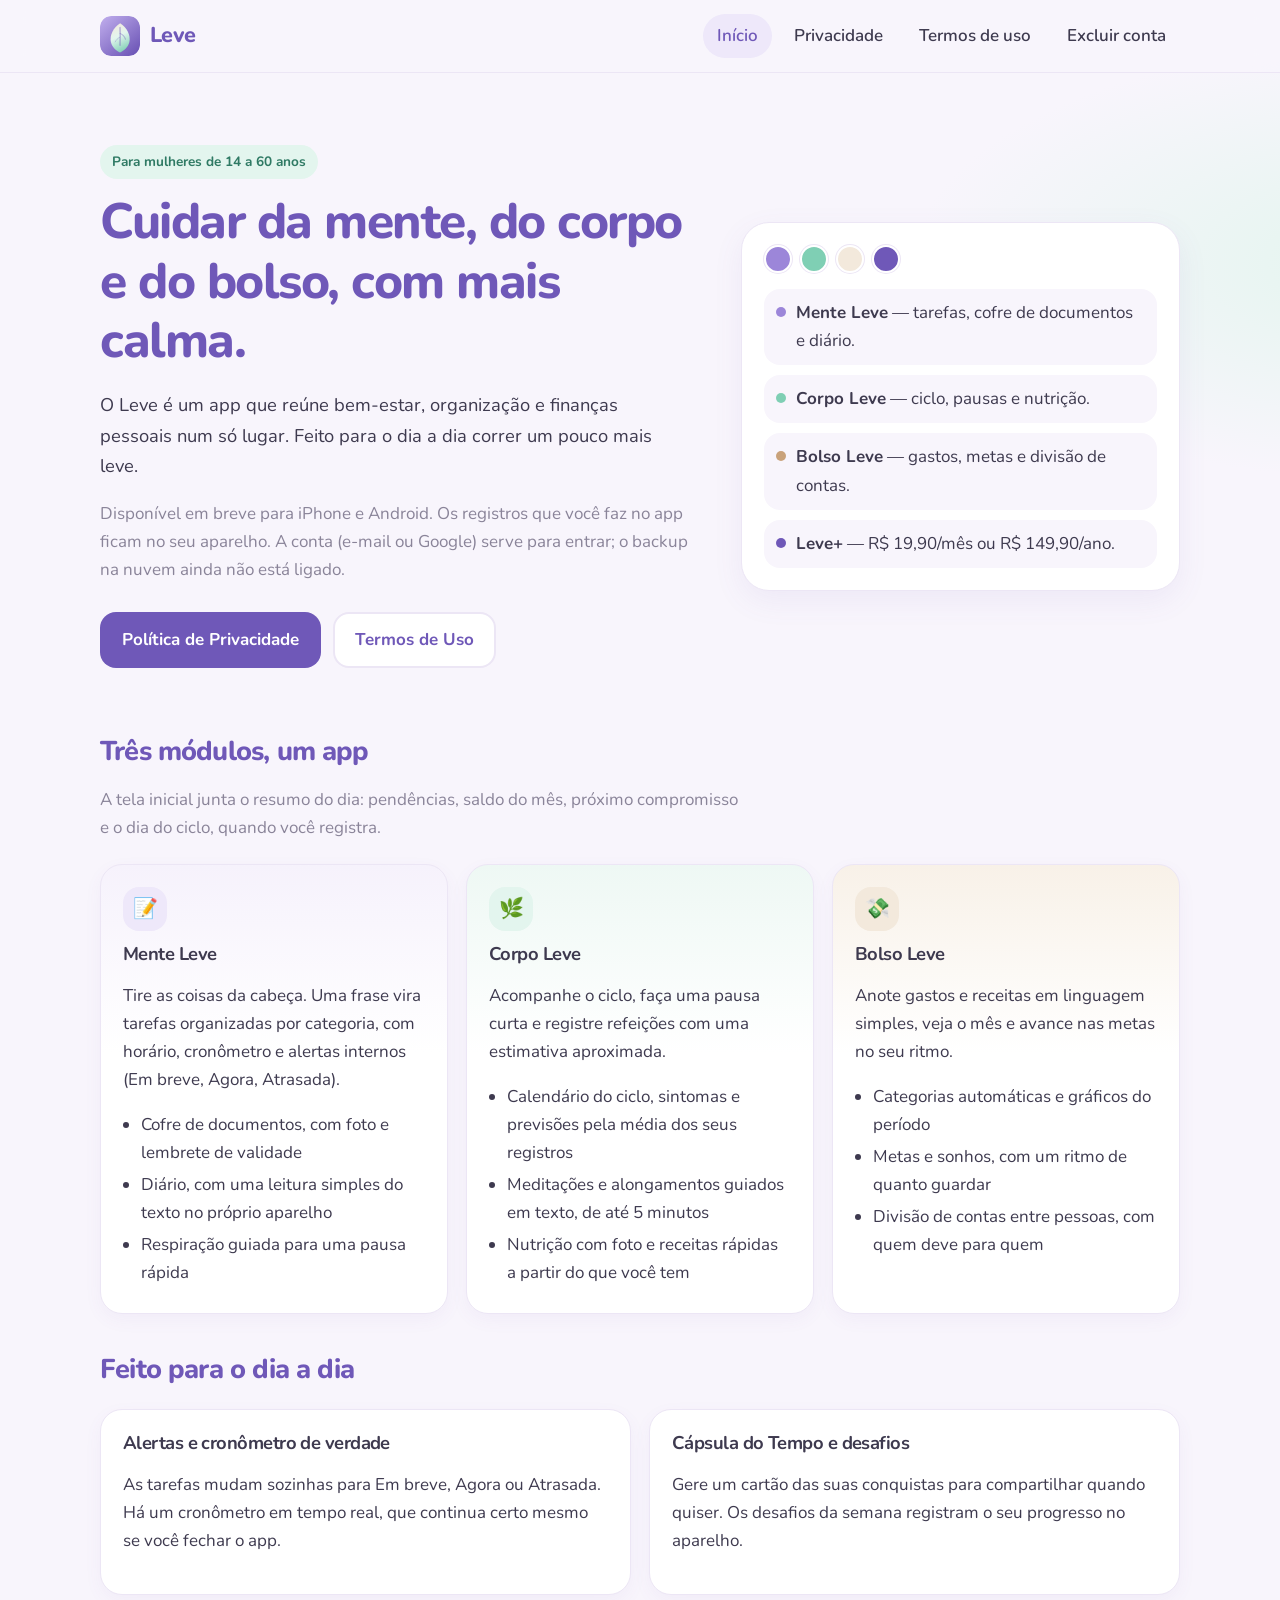
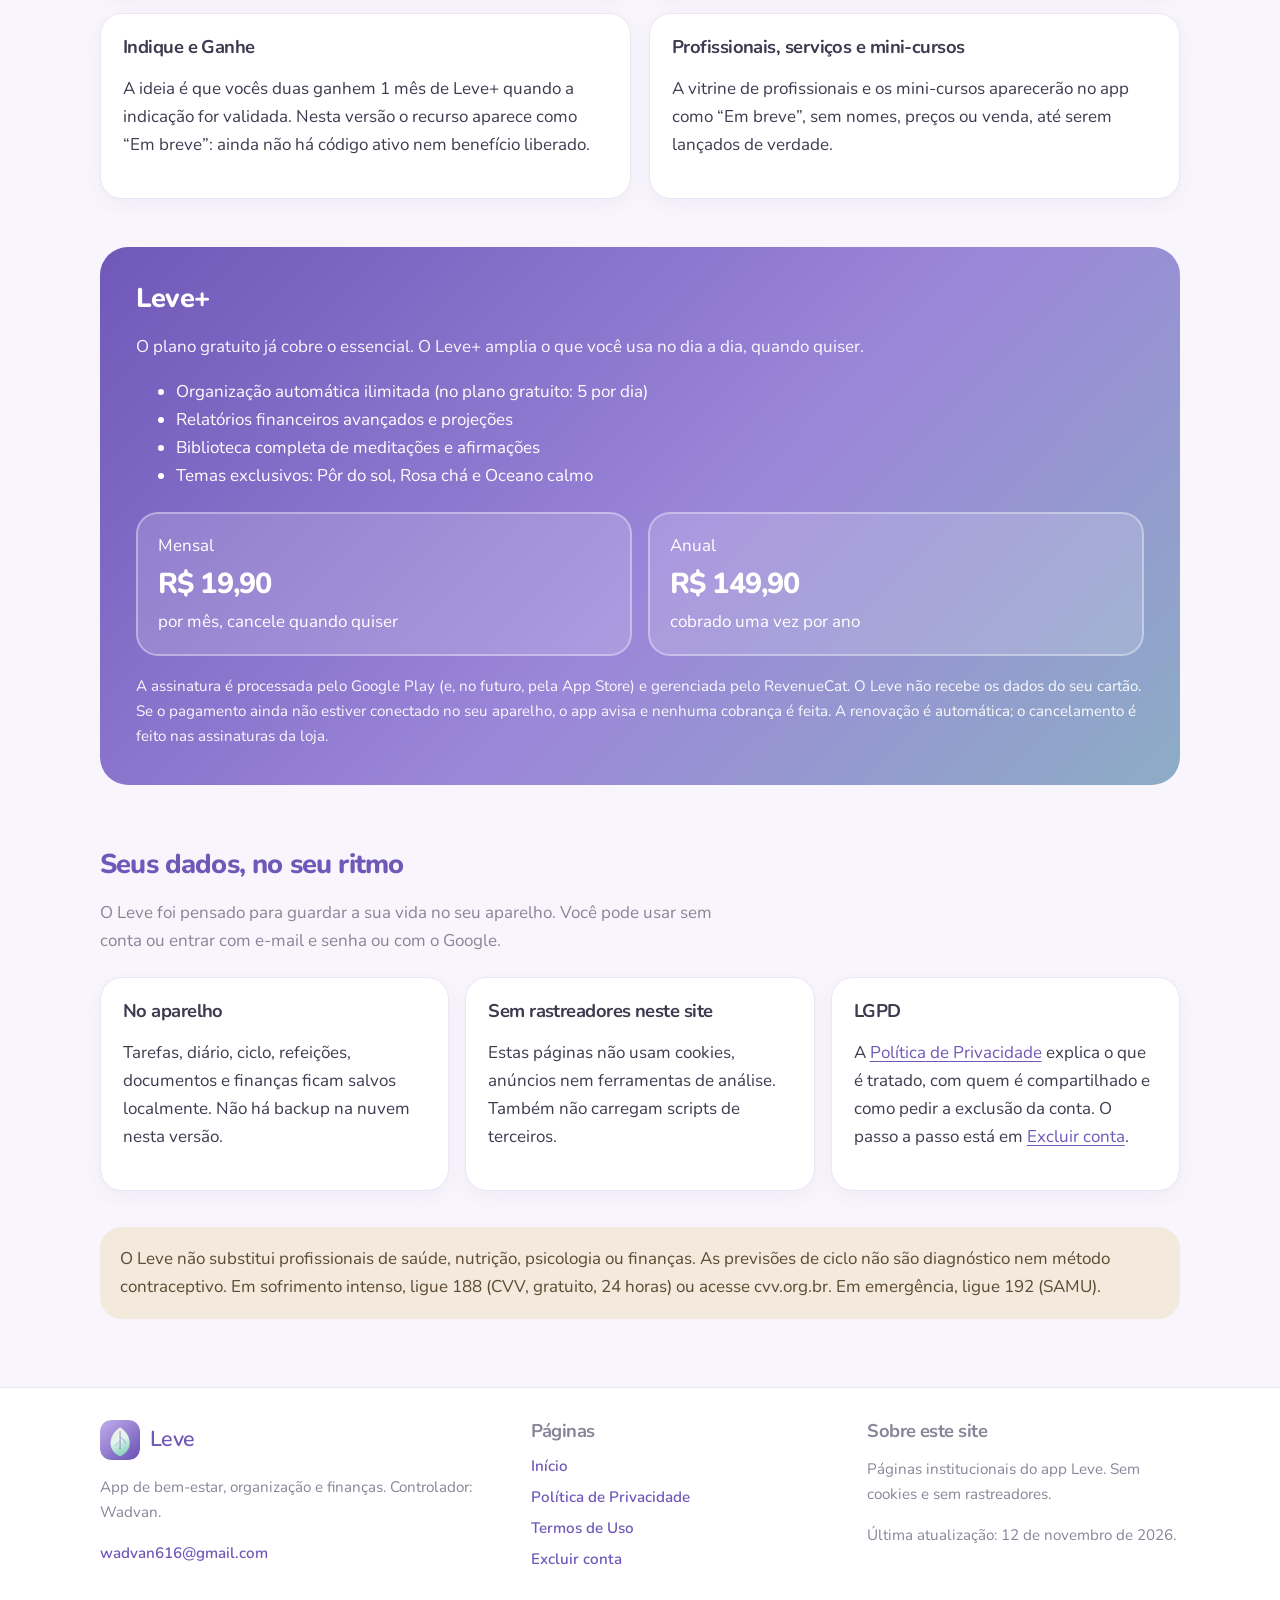
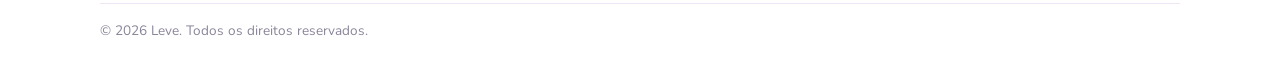
<file: index.html>
<!DOCTYPE html>
<html lang="pt-BR">
<head>
  <meta charset="utf-8">
  <meta name="viewport" content="width=device-width, initial-scale=1">
  <meta name="description" content="Leve é um app de bem-estar, organização e finanças para mulheres de 14 a 60 anos. Mente Leve, Corpo Leve e Bolso Leve, no seu ritmo.">
  <meta name="theme-color" content="#9C86D9">
  <title>Leve — bem-estar, organização e finanças</title>
  <link rel="icon" href="favicon-32.png" type="image/png" sizes="32x32">
  <link rel="icon" href="favicon-48.png" type="image/png" sizes="48x48">
  <link rel="apple-touch-icon" href="apple-touch-icon.png">
  <link rel="stylesheet" href="styles.css">
</head>
<body>
  <a class="skip" href="#conteudo">Ir para o conteúdo</a>
  <header class="site-header">
    <div class="wrap header-inner">
      <a class="brand" href="index.html">
        <img src="logo.svg" width="40" height="40" alt="">
        <span>Leve</span>
      </a>
      <input type="checkbox" id="nav-toggle" class="nav-toggle">
      <label for="nav-toggle" class="nav-button" aria-label="Abrir o menu">
        <span></span><span></span><span></span>
      </label>
      <nav class="site-nav" aria-label="Principal">
        <a href="index.html" aria-current="page">Início</a>
        <a href="privacidade.html">Privacidade</a>
        <a href="termos.html">Termos de uso</a>
        <a href="excluir-conta.html">Excluir conta</a>
      </nav>
    </div>
  </header>

  <main id="conteudo">
    <div class="wrap hero">
      <div>
        <span class="eyebrow">Para mulheres de 14 a 60 anos</span>
        <h1>Cuidar da mente, do corpo e do bolso, com mais calma.</h1>
        <p class="lead">O Leve é um app que reúne bem-estar, organização e finanças pessoais num só lugar. Feito para o dia a dia correr um pouco mais leve.</p>
        <p class="muted">Disponível em breve para iPhone e Android. Os registros que você faz no app ficam no seu aparelho. A conta (e-mail ou Google) serve para entrar; o backup na nuvem ainda não está ligado.</p>
        <div class="actions">
          <a class="btn btn-primary" href="privacidade.html">Política de Privacidade</a>
          <a class="btn btn-ghost" href="termos.html">Termos de Uso</a>
        </div>
      </div>
      <aside class="hero-card" aria-label="O que tem no app">
        <div class="palette" aria-hidden="true">
          <span class="swatch" style="background:#9C86D9"></span>
          <span class="swatch" style="background:#7FCFB4"></span>
          <span class="swatch" style="background:#F3E9DC"></span>
          <span class="swatch" style="background:#6F58B8"></span>
        </div>
        <ul class="mini-list">
          <li><span class="dot" style="background:#9C86D9"></span><span><strong>Mente Leve</strong> — tarefas, cofre de documentos e diário.</span></li>
          <li><span class="dot" style="background:#7FCFB4"></span><span><strong>Corpo Leve</strong> — ciclo, pausas e nutrição.</span></li>
          <li><span class="dot" style="background:#C9A27A"></span><span><strong>Bolso Leve</strong> — gastos, metas e divisão de contas.</span></li>
          <li><span class="dot" style="background:#6F58B8"></span><span><strong>Leve+</strong> — R$&nbsp;19,90/mês ou R$&nbsp;149,90/ano.</span></li>
        </ul>
      </aside>
    </div>

    <section class="wrap section" id="modulos">
      <div class="section-head">
        <h2>Três módulos, um app</h2>
        <p class="muted">A tela inicial junta o resumo do dia: pendências, saldo do mês, próximo compromisso e o dia do ciclo, quando você registra.</p>
      </div>
      <div class="grid-3">
        <article class="card mente">
          <div class="icon-pill" style="background:#EEE8FA">📝</div>
          <h3>Mente Leve</h3>
          <p>Tire as coisas da cabeça. Uma frase vira tarefas organizadas por categoria, com horário, cronômetro e alertas internos (Em breve, Agora, Atrasada).</p>
          <ul>
            <li>Cofre de documentos, com foto e lembrete de validade</li>
            <li>Diário, com uma leitura simples do texto no próprio aparelho</li>
            <li>Respiração guiada para uma pausa rápida</li>
          </ul>
        </article>
        <article class="card corpo">
          <div class="icon-pill" style="background:#E3F5EE">🌿</div>
          <h3>Corpo Leve</h3>
          <p>Acompanhe o ciclo, faça uma pausa curta e registre refeições com uma estimativa aproximada.</p>
          <ul>
            <li>Calendário do ciclo, sintomas e previsões pela média dos seus registros</li>
            <li>Meditações e alongamentos guiados em texto, de até 5 minutos</li>
            <li>Nutrição com foto e receitas rápidas a partir do que você tem</li>
          </ul>
        </article>
        <article class="card bolso">
          <div class="icon-pill" style="background:#F3E9DC">💸</div>
          <h3>Bolso Leve</h3>
          <p>Anote gastos e receitas em linguagem simples, veja o mês e avance nas metas no seu ritmo.</p>
          <ul>
            <li>Categorias automáticas e gráficos do período</li>
            <li>Metas e sonhos, com um ritmo de quanto guardar</li>
            <li>Divisão de contas entre pessoas, com quem deve para quem</li>
          </ul>
        </article>
      </div>
    </section>

    <section class="wrap section">
      <div class="section-head">
        <h2>Feito para o dia a dia</h2>
      </div>
      <div class="grid-2">
        <article class="card">
          <h3>Alertas e cronômetro de verdade</h3>
          <p>As tarefas mudam sozinhas para Em breve, Agora ou Atrasada. Há um cronômetro em tempo real, que continua certo mesmo se você fechar o app.</p>
        </article>
        <article class="card">
          <h3>Cápsula do Tempo e desafios</h3>
          <p>Gere um cartão das suas conquistas para compartilhar quando quiser. Os desafios da semana registram o seu progresso no aparelho.</p>
        </article>
        <article class="card">
          <h3>Indique e Ganhe</h3>
          <p>A ideia é que vocês duas ganhem 1 mês de Leve+ quando a indicação for validada. Nesta versão o recurso aparece como “Em breve”: ainda não há código ativo nem benefício liberado.</p>
        </article>
        <article class="card">
          <h3>Profissionais, serviços e mini-cursos</h3>
          <p>A vitrine de profissionais e os mini-cursos aparecerão no app como “Em breve”, sem nomes, preços ou venda, até serem lançados de verdade.</p>
        </article>
      </div>
    </section>

    <section class="wrap" id="leve-plus">
      <div class="plus">
        <h2>Leve+</h2>
        <p>O plano gratuito já cobre o essencial. O Leve+ amplia o que você usa no dia a dia, quando quiser.</p>
        <ul>
          <li>Organização automática ilimitada (no plano gratuito: 5 por dia)</li>
          <li>Relatórios financeiros avançados e projeções</li>
          <li>Biblioteca completa de meditações e afirmações</li>
          <li>Temas exclusivos: Pôr do sol, Rosa chá e Oceano calmo</li>
        </ul>
        <div class="plans">
          <div class="plan">
            <span>Mensal</span>
            <strong>R$&nbsp;19,90</strong>
            <span>por mês, cancele quando quiser</span>
          </div>
          <div class="plan">
            <span>Anual</span>
            <strong>R$&nbsp;149,90</strong>
            <span>cobrado uma vez por ano</span>
          </div>
        </div>
        <p style="margin:18px 0 0;font-size:0.95rem">A assinatura é processada pelo Google Play (e, no futuro, pela App Store) e gerenciada pelo RevenueCat. O Leve não recebe os dados do seu cartão. Se o pagamento ainda não estiver conectado no seu aparelho, o app avisa e nenhuma cobrança é feita. A renovação é automática; o cancelamento é feito nas assinaturas da loja.</p>
      </div>
    </section>

    <section class="wrap section">
      <div class="section-head">
        <h2>Seus dados, no seu ritmo</h2>
        <p class="muted">O Leve foi pensado para guardar a sua vida no seu aparelho. Você pode usar sem conta ou entrar com e-mail e senha ou com o Google.</p>
      </div>
      <div class="trust">
        <article class="card">
          <h3>No aparelho</h3>
          <p>Tarefas, diário, ciclo, refeições, documentos e finanças ficam salvos localmente. Não há backup na nuvem nesta versão.</p>
        </article>
        <article class="card">
          <h3>Sem rastreadores neste site</h3>
          <p>Estas páginas não usam cookies, anúncios nem ferramentas de análise. Também não carregam scripts de terceiros.</p>
        </article>
        <article class="card">
          <h3>LGPD</h3>
          <p>A <a href="privacidade.html">Política de Privacidade</a> explica o que é tratado, com quem é compartilhado e como pedir a exclusão da conta. O passo a passo está em <a href="excluir-conta.html">Excluir conta</a>.</p>
        </article>
      </div>
      <p class="note">O Leve não substitui profissionais de saúde, nutrição, psicologia ou finanças. As previsões de ciclo não são diagnóstico nem método contraceptivo. Em sofrimento intenso, ligue 188 (CVV, gratuito, 24 horas) ou acesse cvv.org.br. Em emergência, ligue 192 (SAMU).</p>
    </section>
  </main>

  <footer class="site-footer">
    <div class="wrap footer-grid">
      <div>
        <a class="brand" href="index.html">
          <img src="logo.svg" width="40" height="40" alt="">
          <span>Leve</span>
        </a>
        <p>App de bem-estar, organização e finanças. Controlador: Wadvan.</p>
        <p><a href="mailto:wadvan616@gmail.com">wadvan616@gmail.com</a></p>
      </div>
      <div>
        <h3>Páginas</h3>
        <ul>
          <li><a href="index.html">Início</a></li>
          <li><a href="privacidade.html">Política de Privacidade</a></li>
          <li><a href="termos.html">Termos de Uso</a></li>
          <li><a href="excluir-conta.html">Excluir conta</a></li>
        </ul>
      </div>
      <div>
        <h3>Sobre este site</h3>
        <p>Páginas institucionais do app Leve. Sem cookies e sem rastreadores.</p>
        <p>Última atualização: 12 de novembro de 2026.</p>
      </div>
    </div>
    <div class="wrap fineprint">© 2026 Leve. Todos os direitos reservados.</div>
  </footer>
</body>
</html>
</file>
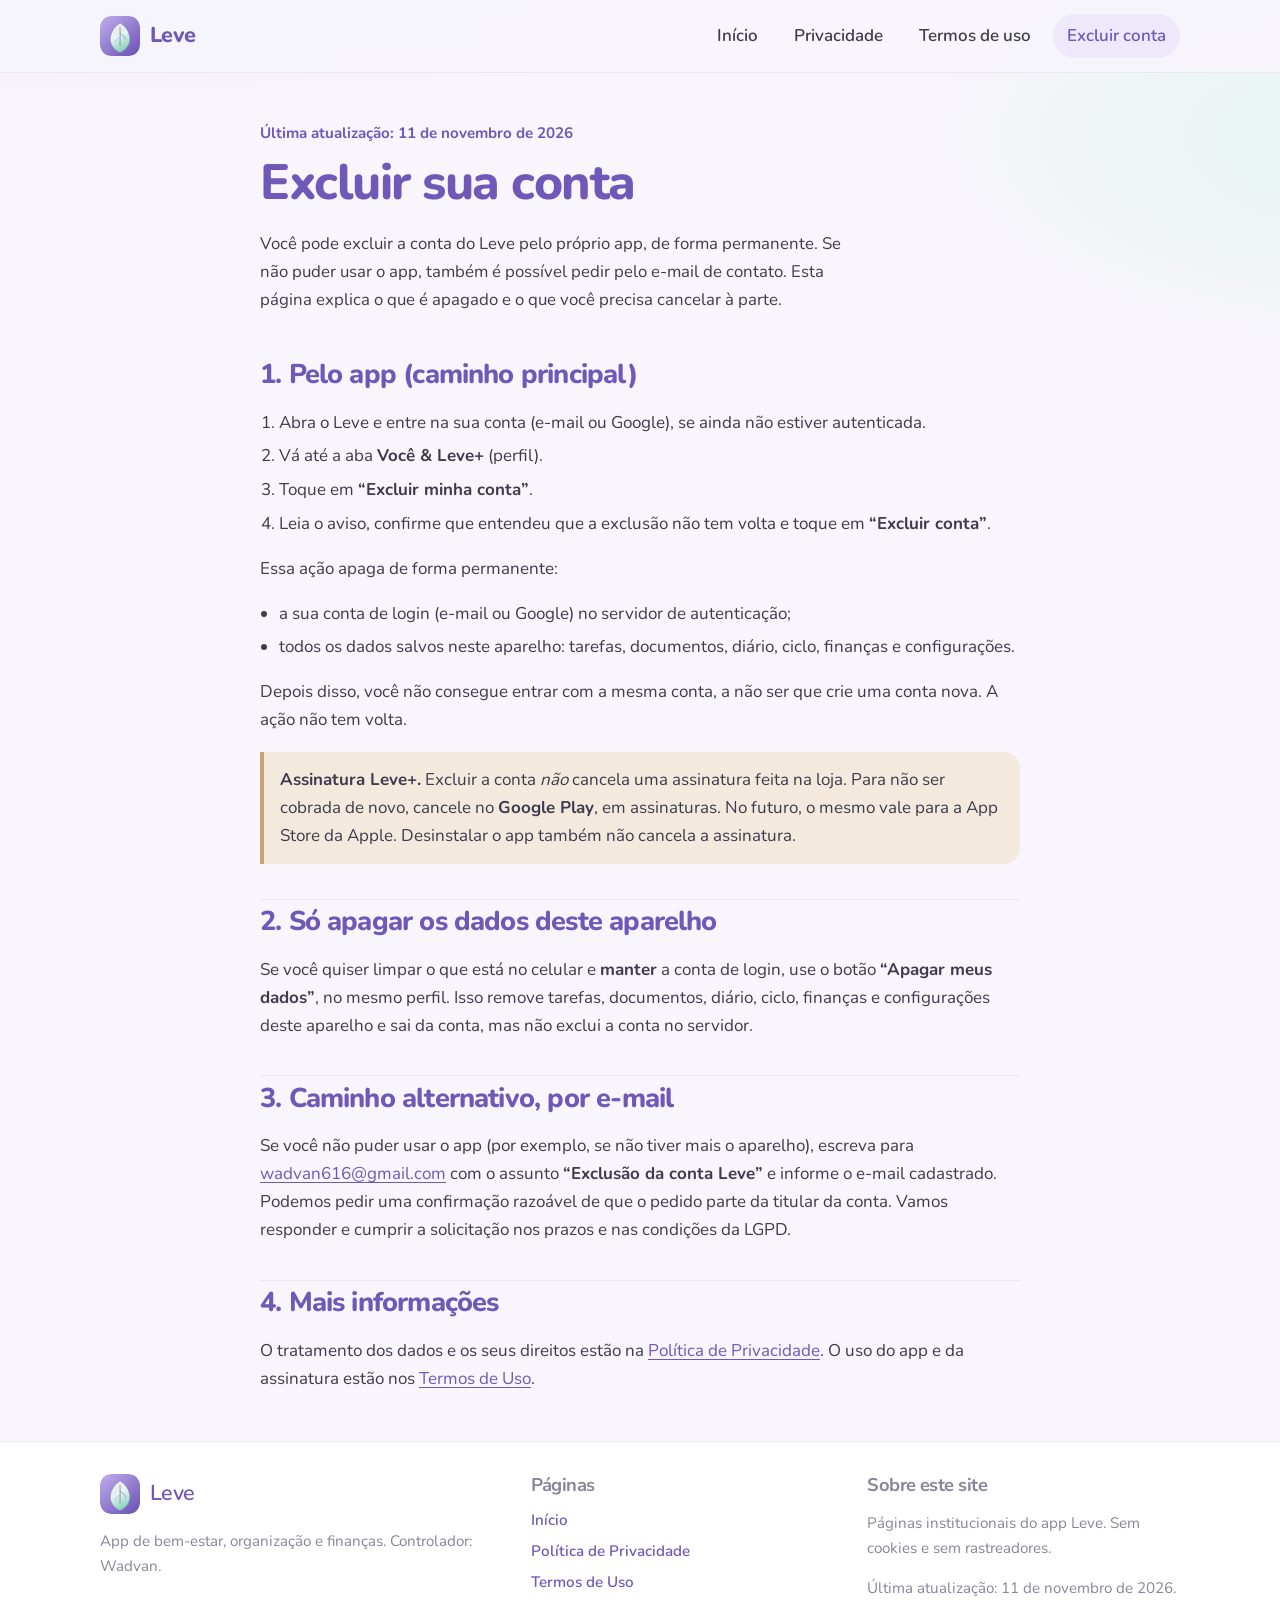
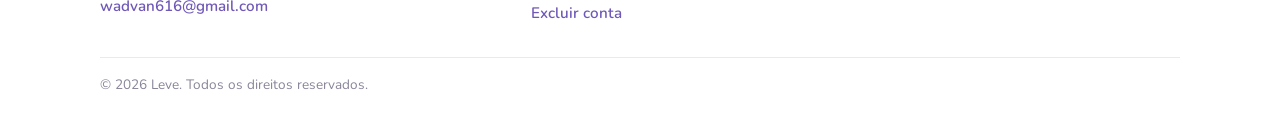
<file: excluir-conta.html>
<!DOCTYPE html>
<html lang="pt-BR">
<head>
  <meta charset="utf-8">
  <meta name="viewport" content="width=device-width, initial-scale=1">
  <meta name="description" content="Como excluir sua conta do app Leve: pelo próprio app ou por e-mail, de acordo com a LGPD e com as regras da Google Play.">
  <meta name="theme-color" content="#9C86D9">
  <title>Excluir conta — Leve</title>
  <link rel="icon" href="favicon-32.png" type="image/png" sizes="32x32">
  <link rel="icon" href="favicon-48.png" type="image/png" sizes="48x48">
  <link rel="apple-touch-icon" href="apple-touch-icon.png">
  <link rel="stylesheet" href="styles.css">
</head>
<body>
  <a class="skip" href="#conteudo">Ir para o conteúdo</a>
  <header class="site-header">
    <div class="wrap header-inner">
      <a class="brand" href="index.html">
        <img src="logo.svg" width="40" height="40" alt="">
        <span>Leve</span>
      </a>
      <input type="checkbox" id="nav-toggle" class="nav-toggle">
      <label for="nav-toggle" class="nav-button" aria-label="Abrir o menu">
        <span></span><span></span><span></span>
      </label>
      <nav class="site-nav" aria-label="Principal">
        <a href="index.html">Início</a>
        <a href="privacidade.html">Privacidade</a>
        <a href="termos.html">Termos de uso</a>
        <a href="excluir-conta.html" aria-current="page">Excluir conta</a>
      </nav>
    </div>
  </header>

  <main id="conteudo" class="legal">
    <div class="prose-wrap legal-hero">
      <p class="update">Última atualização: 11 de novembro de 2026</p>
      <h1>Excluir sua conta</h1>
      <p class="lead">Você pode excluir a conta do Leve pelo próprio app, de forma permanente. Se não puder usar o app, também é possível pedir pelo e-mail de contato. Esta página explica o que é apagado e o que você precisa cancelar à parte.</p>
    </div>

    <div class="prose-wrap">
      <h2 id="no-app">1. Pelo app (caminho principal)</h2>
      <ol>
        <li>Abra o Leve e entre na sua conta (e-mail ou Google), se ainda não estiver autenticada.</li>
        <li>Vá até a aba <strong>Você &amp; Leve+</strong> (perfil).</li>
        <li>Toque em <strong>“Excluir minha conta”</strong>.</li>
        <li>Leia o aviso, confirme que entendeu que a exclusão não tem volta e toque em <strong>“Excluir conta”</strong>.</li>
      </ol>
      <p>Essa ação apaga de forma permanente:</p>
      <ul>
        <li>a sua conta de login (e-mail ou Google) no servidor de autenticação;</li>
        <li>todos os dados salvos neste aparelho: tarefas, documentos, diário, ciclo, finanças e configurações.</li>
      </ul>
      <p>Depois disso, você não consegue entrar com a mesma conta, a não ser que crie uma conta nova. A ação não tem volta.</p>

      <div class="callout sand">
        <strong>Assinatura Leve+.</strong> Excluir a conta <em>não</em> cancela uma assinatura feita na loja. Para não ser cobrada de novo, cancele no <strong>Google Play</strong>, em assinaturas. No futuro, o mesmo vale para a App Store da Apple. Desinstalar o app também não cancela a assinatura.
      </div>

      <h2 id="so-aparelho">2. Só apagar os dados deste aparelho</h2>
      <p>Se você quiser limpar o que está no celular e <strong>manter</strong> a conta de login, use o botão <strong>“Apagar meus dados”</strong>, no mesmo perfil. Isso remove tarefas, documentos, diário, ciclo, finanças e configurações deste aparelho e sai da conta, mas não exclui a conta no servidor.</p>

      <h2 id="email">3. Caminho alternativo, por e-mail</h2>
      <p>Se você não puder usar o app (por exemplo, se não tiver mais o aparelho), escreva para <a href="mailto:wadvan616@gmail.com?subject=Exclusao%20da%20conta%20Leve">wadvan616@gmail.com</a> com o assunto <strong>“Exclusão da conta Leve”</strong> e informe o e-mail cadastrado. Podemos pedir uma confirmação razoável de que o pedido parte da titular da conta. Vamos responder e cumprir a solicitação nos prazos e nas condições da LGPD.</p>

      <h2 id="mais">4. Mais informações</h2>
      <p>O tratamento dos dados e os seus direitos estão na <a href="privacidade.html">Política de Privacidade</a>. O uso do app e da assinatura estão nos <a href="termos.html">Termos de Uso</a>.</p>
    </div>
  </main>

  <footer class="site-footer">
    <div class="wrap footer-grid">
      <div>
        <a class="brand" href="index.html">
          <img src="logo.svg" width="40" height="40" alt="">
          <span>Leve</span>
        </a>
        <p>App de bem-estar, organização e finanças. Controlador: Wadvan.</p>
        <p><a href="mailto:wadvan616@gmail.com">wadvan616@gmail.com</a></p>
      </div>
      <div>
        <h3>Páginas</h3>
        <ul>
          <li><a href="index.html">Início</a></li>
          <li><a href="privacidade.html">Política de Privacidade</a></li>
          <li><a href="termos.html">Termos de Uso</a></li>
          <li><a href="excluir-conta.html">Excluir conta</a></li>
        </ul>
      </div>
      <div>
        <h3>Sobre este site</h3>
        <p>Páginas institucionais do app Leve. Sem cookies e sem rastreadores.</p>
        <p>Última atualização: 11 de novembro de 2026.</p>
      </div>
    </div>
    <div class="wrap fineprint">© 2026 Leve. Todos os direitos reservados.</div>
  </footer>
</body>
</html>
</file>
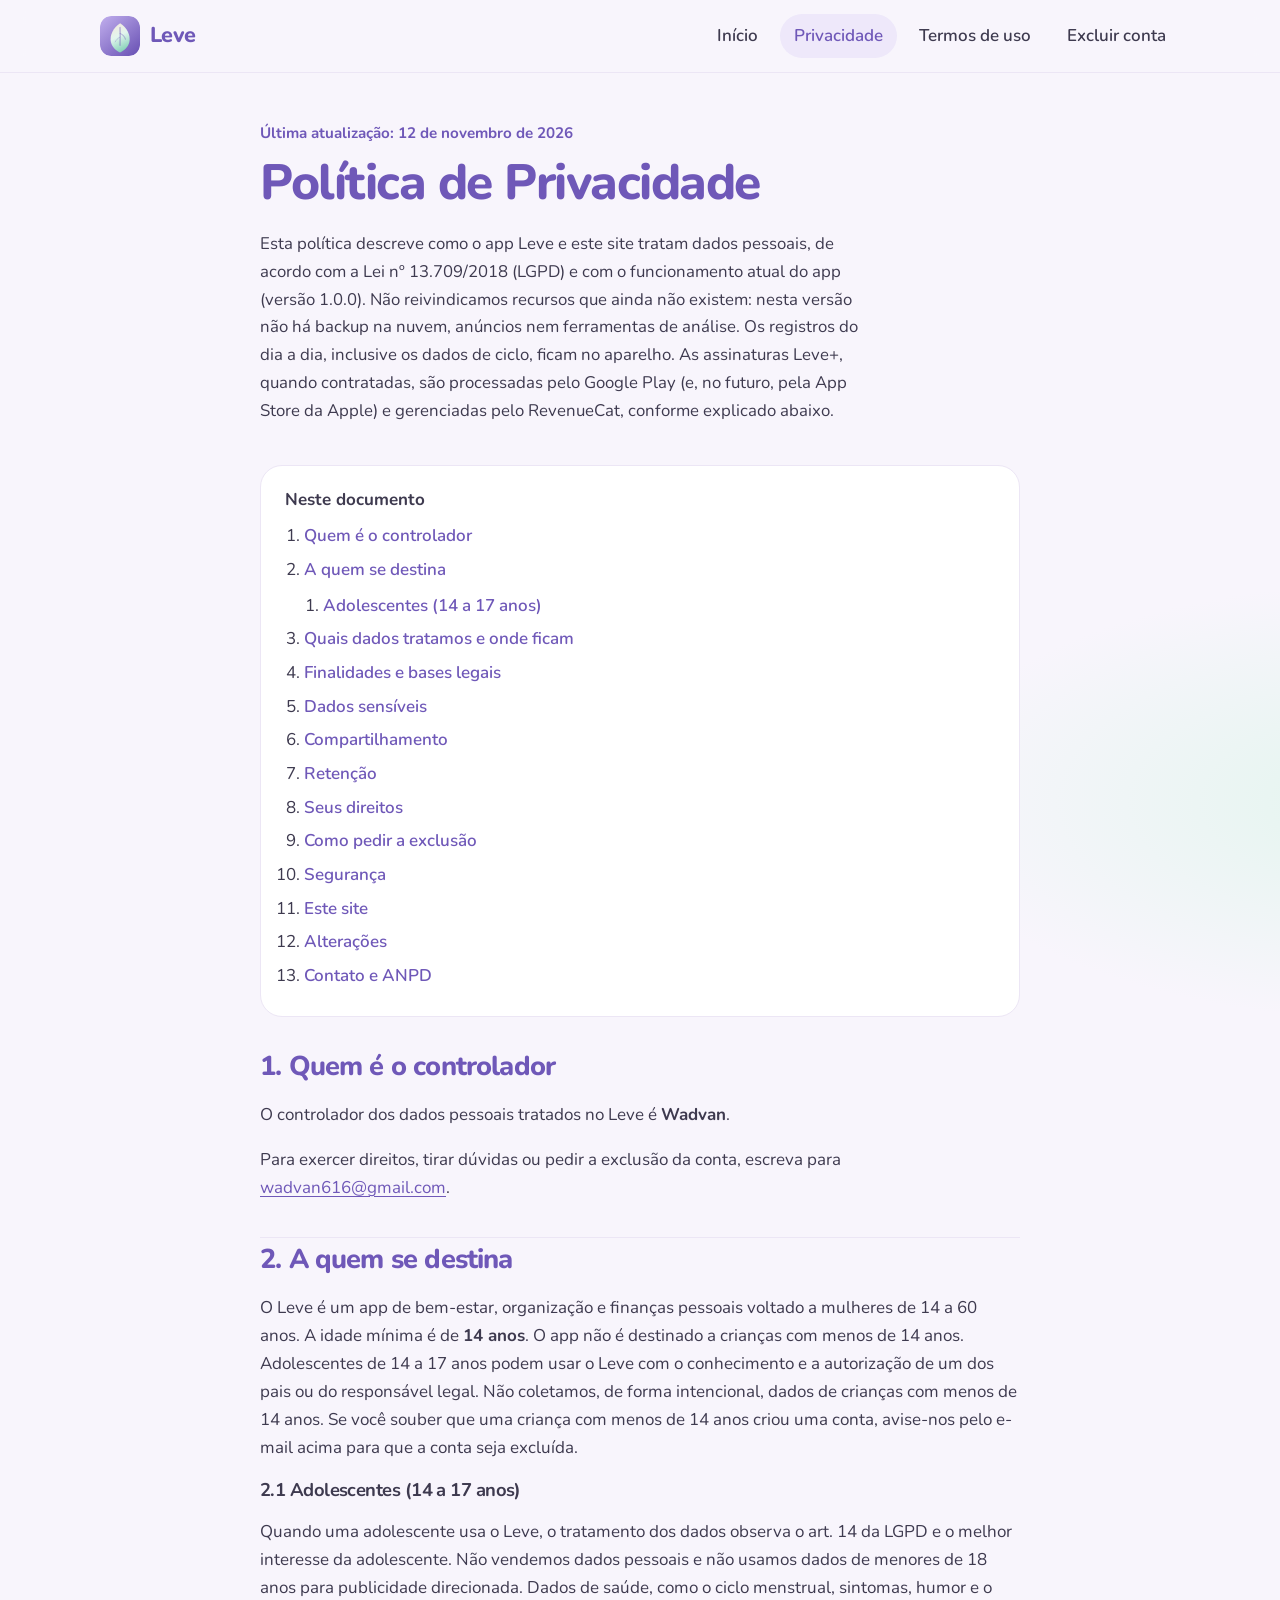
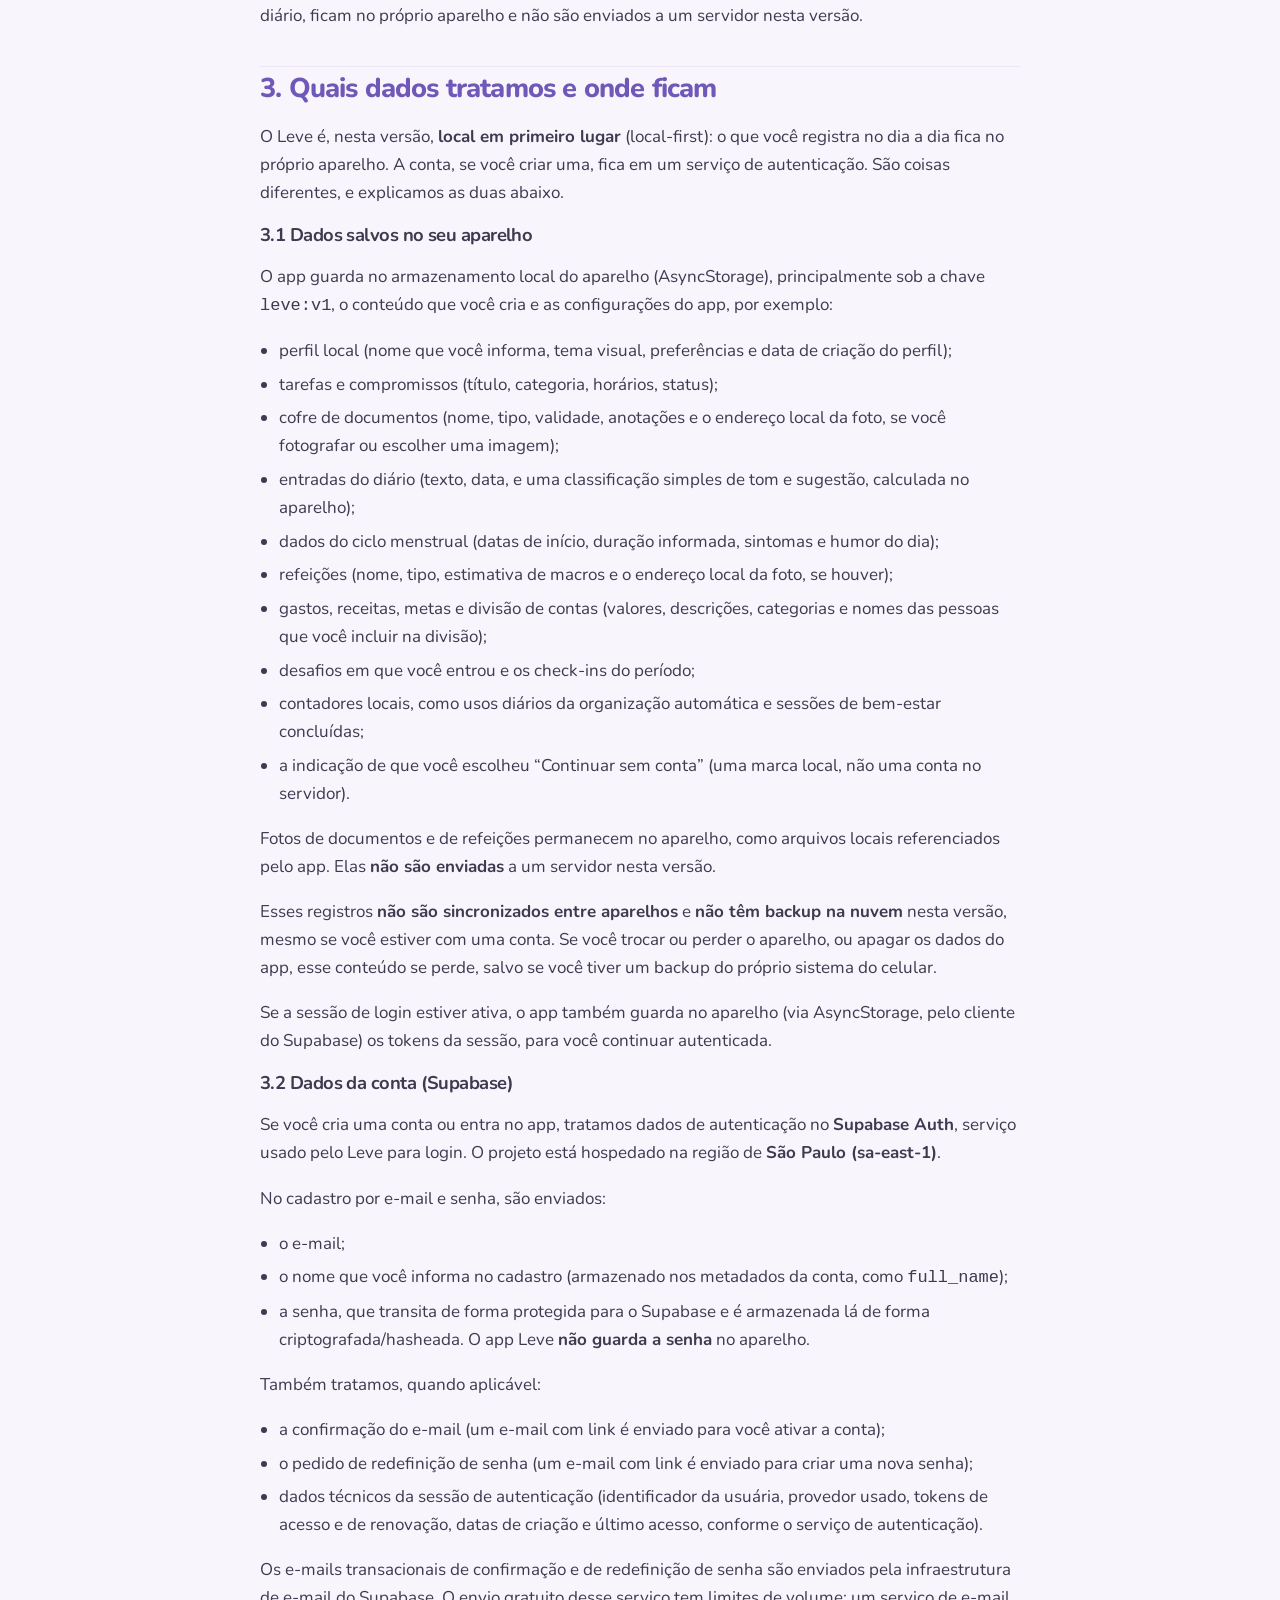
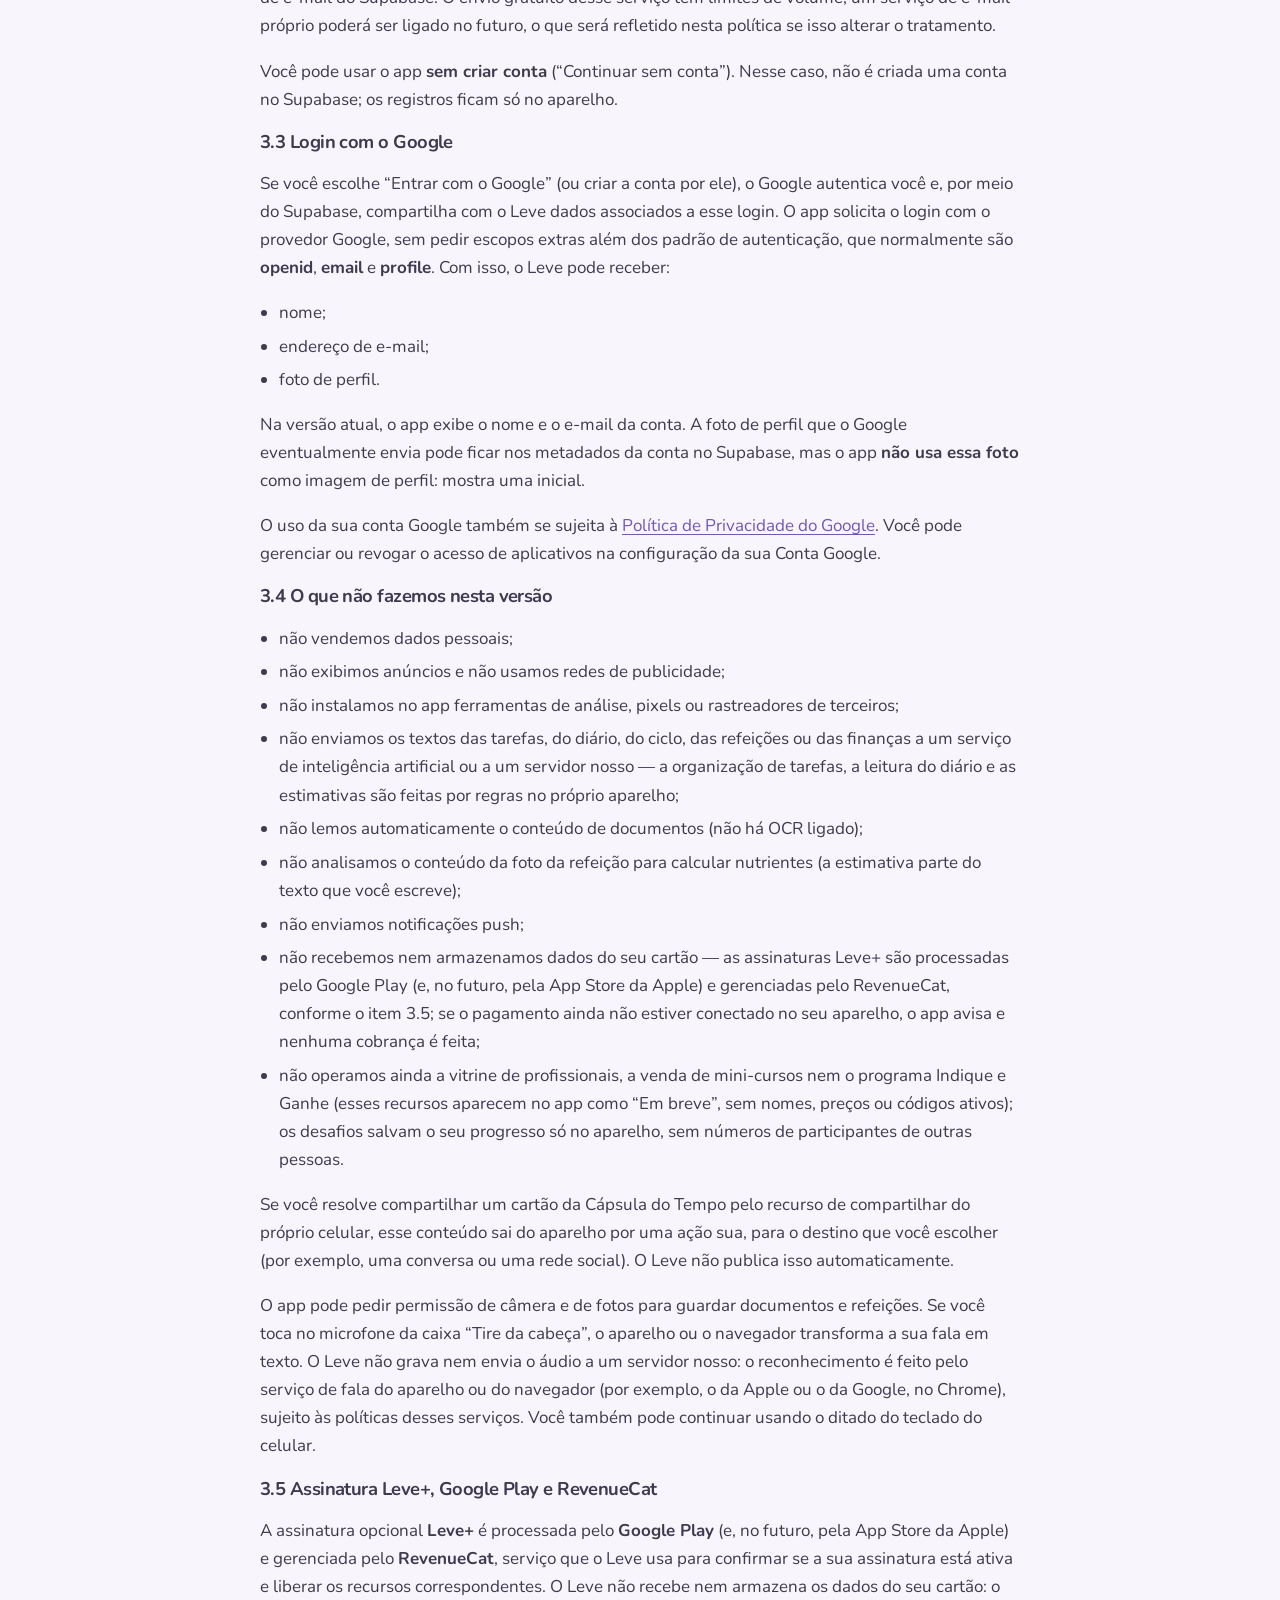
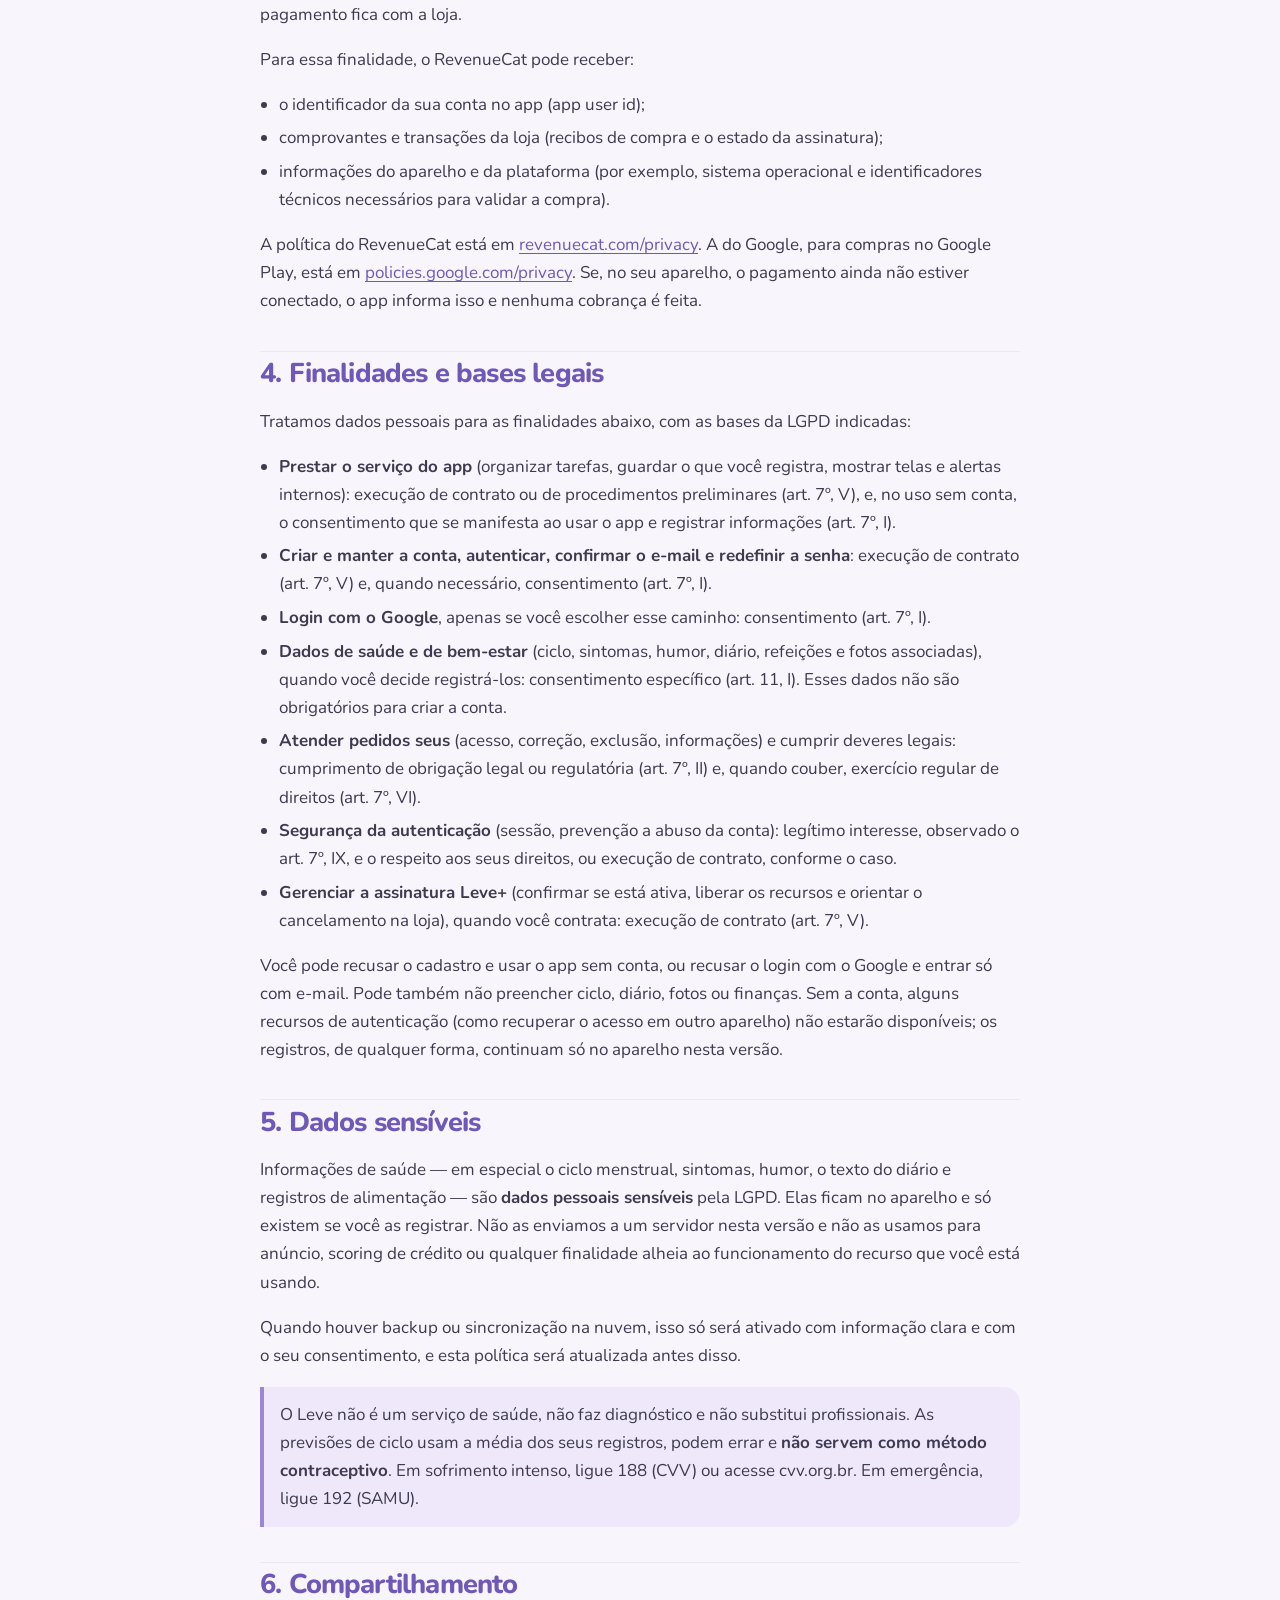
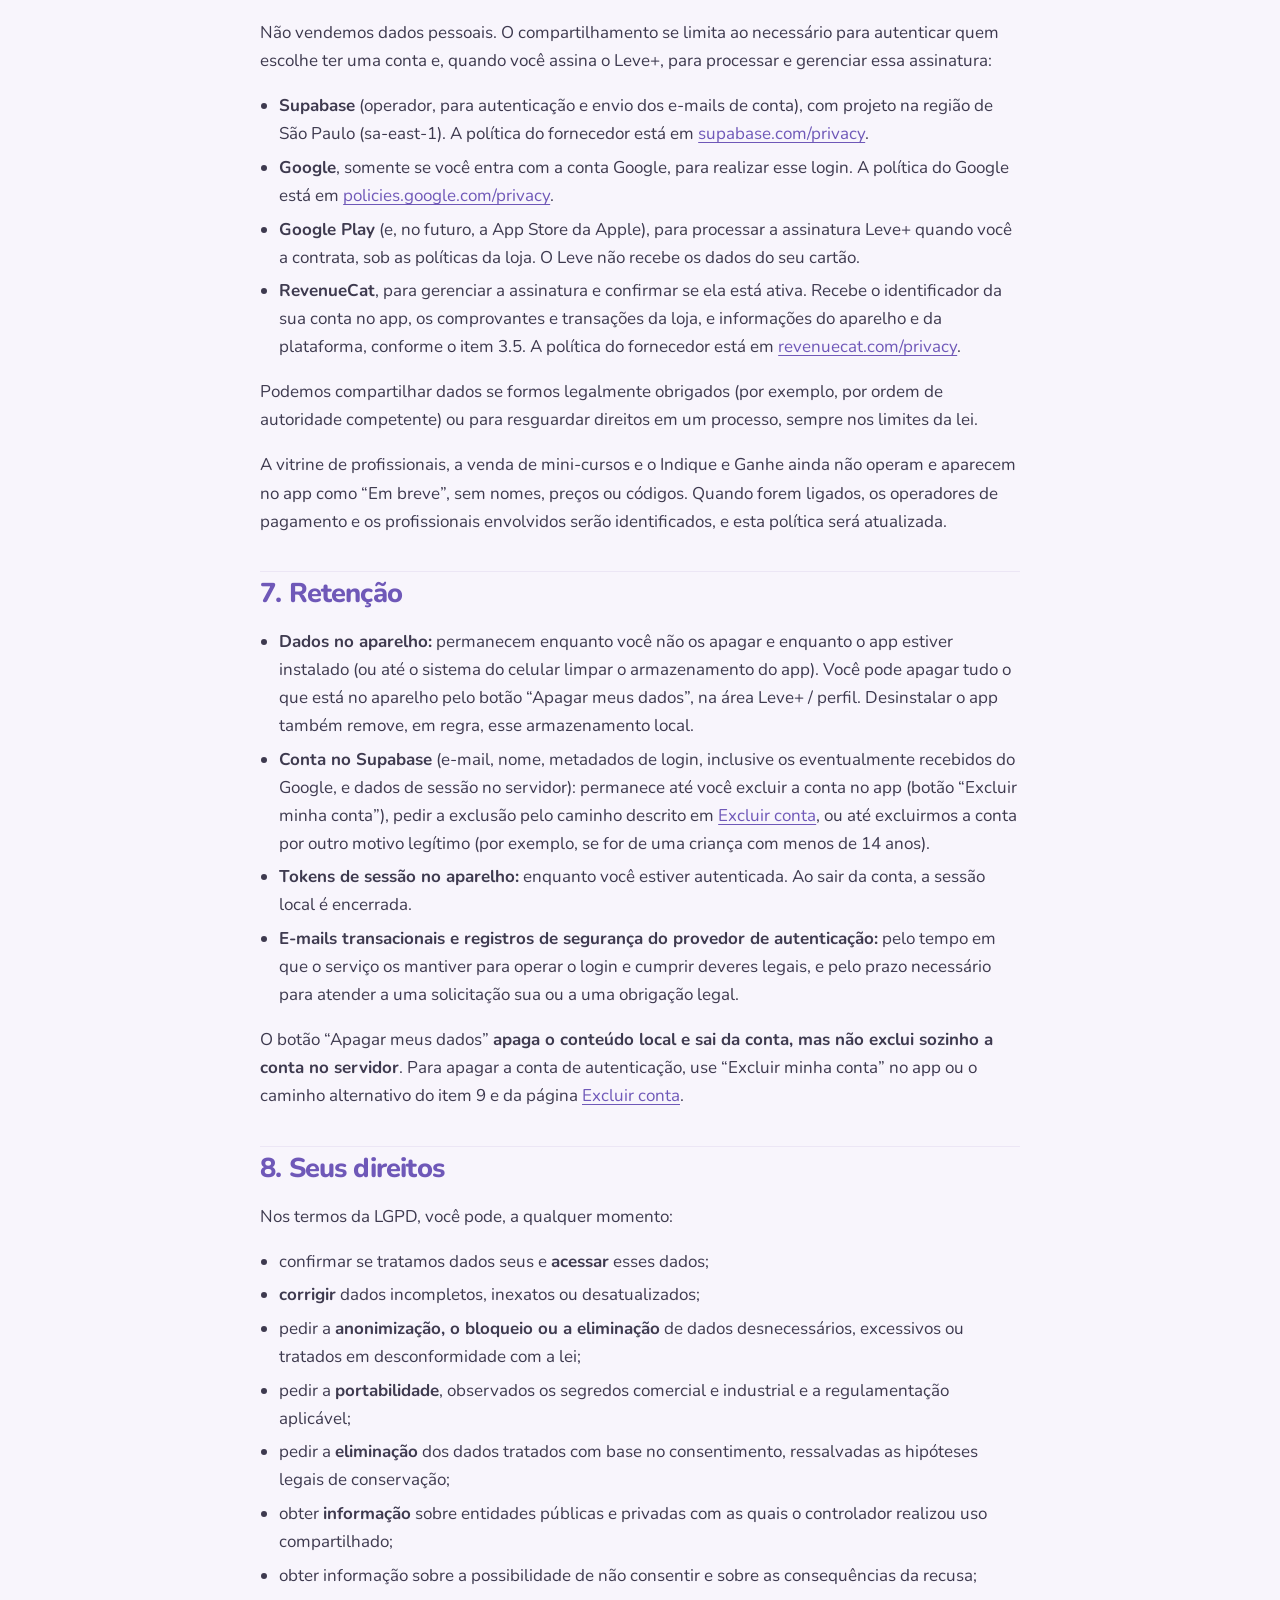
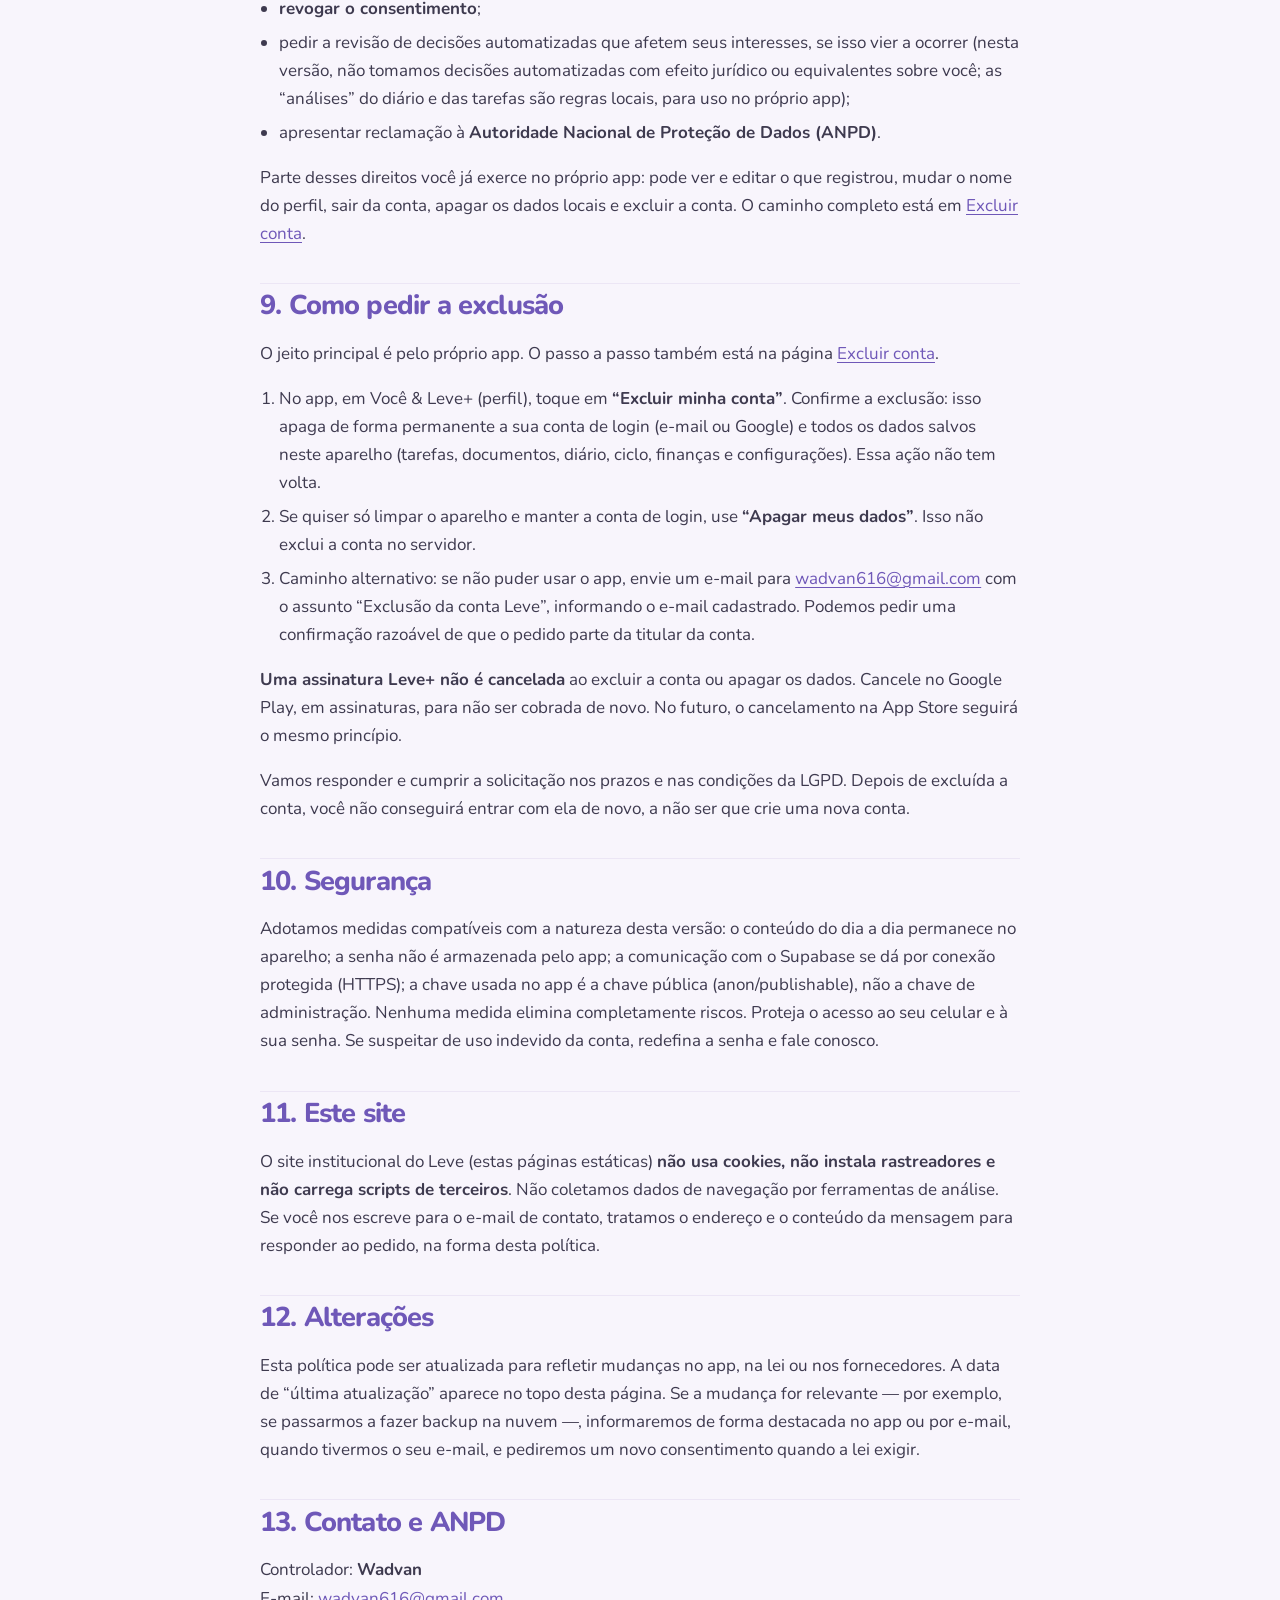
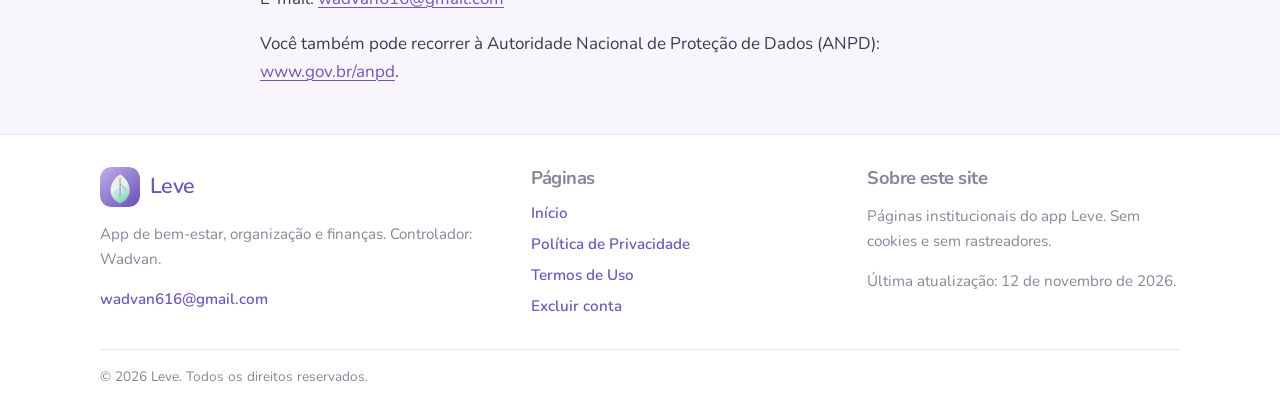
<file: privacidade.html>
<!DOCTYPE html>
<html lang="pt-BR">
<head>
  <meta charset="utf-8">
  <meta name="viewport" content="width=device-width, initial-scale=1">
  <meta name="description" content="Política de Privacidade do app Leve, em conformidade com a LGPD. Explica quais dados são tratados, onde ficam e como exercer seus direitos.">
  <meta name="theme-color" content="#9C86D9">
  <title>Política de Privacidade — Leve</title>
  <link rel="icon" href="favicon-32.png" type="image/png" sizes="32x32">
  <link rel="icon" href="favicon-48.png" type="image/png" sizes="48x48">
  <link rel="apple-touch-icon" href="apple-touch-icon.png">
  <link rel="stylesheet" href="styles.css">
</head>
<body>
  <a class="skip" href="#conteudo">Ir para o conteúdo</a>
  <header class="site-header">
    <div class="wrap header-inner">
      <a class="brand" href="index.html">
        <img src="logo.svg" width="40" height="40" alt="">
        <span>Leve</span>
      </a>
      <input type="checkbox" id="nav-toggle" class="nav-toggle">
      <label for="nav-toggle" class="nav-button" aria-label="Abrir o menu">
        <span></span><span></span><span></span>
      </label>
      <nav class="site-nav" aria-label="Principal">
        <a href="index.html">Início</a>
        <a href="privacidade.html" aria-current="page">Privacidade</a>
        <a href="termos.html">Termos de uso</a>
        <a href="excluir-conta.html">Excluir conta</a>
      </nav>
    </div>
  </header>

  <main id="conteudo" class="legal">
    <div class="prose-wrap legal-hero">
      <p class="update">Última atualização: 12 de novembro de 2026</p>
      <h1>Política de Privacidade</h1>
      <p class="lead">Esta política descreve como o app Leve e este site tratam dados pessoais, de acordo com a Lei nº 13.709/2018 (LGPD) e com o funcionamento atual do app (versão 1.0.0). Não reivindicamos recursos que ainda não existem: nesta versão não há backup na nuvem, anúncios nem ferramentas de análise. Os registros do dia a dia, inclusive os dados de ciclo, ficam no aparelho. As assinaturas Leve+, quando contratadas, são processadas pelo Google Play (e, no futuro, pela App Store da Apple) e gerenciadas pelo RevenueCat, conforme explicado abaixo.</p>
    </div>

    <div class="prose-wrap">
      <nav class="toc" aria-label="Índice">
        <strong>Neste documento</strong>
        <ol>
          <li><a href="#controlador">Quem é o controlador</a></li>
          <li><a href="#publico">A quem se destina</a>
            <ol>
              <li><a href="#adolescentes">Adolescentes (14 a 17 anos)</a></li>
            </ol>
          </li>
          <li><a href="#dados">Quais dados tratamos e onde ficam</a></li>
          <li><a href="#finalidades">Finalidades e bases legais</a></li>
          <li><a href="#sensiveis">Dados sensíveis</a></li>
          <li><a href="#compartilhamento">Compartilhamento</a></li>
          <li><a href="#retencao">Retenção</a></li>
          <li><a href="#direitos">Seus direitos</a></li>
          <li><a href="#exclusao">Como pedir a exclusão</a></li>
          <li><a href="#seguranca">Segurança</a></li>
          <li><a href="#site">Este site</a></li>
          <li><a href="#alteracoes">Alterações</a></li>
          <li><a href="#contato">Contato e ANPD</a></li>
        </ol>
      </nav>

      <h2 id="controlador">1. Quem é o controlador</h2>
      <p>O controlador dos dados pessoais tratados no Leve é <strong>Wadvan</strong>.</p>
      <p>Para exercer direitos, tirar dúvidas ou pedir a exclusão da conta, escreva para <a href="mailto:wadvan616@gmail.com">wadvan616@gmail.com</a>.</p>

      <h2 id="publico">2. A quem se destina</h2>
      <p>O Leve é um app de bem-estar, organização e finanças pessoais voltado a mulheres de 14 a 60 anos. A idade mínima é de <strong>14 anos</strong>. O app não é destinado a crianças com menos de 14 anos. Adolescentes de 14 a 17 anos podem usar o Leve com o conhecimento e a autorização de um dos pais ou do responsável legal. Não coletamos, de forma intencional, dados de crianças com menos de 14 anos. Se você souber que uma criança com menos de 14 anos criou uma conta, avise-nos pelo e-mail acima para que a conta seja excluída.</p>
      <h3 id="adolescentes">2.1 Adolescentes (14 a 17 anos)</h3>
      <p>Quando uma adolescente usa o Leve, o tratamento dos dados observa o art. 14 da LGPD e o melhor interesse da adolescente. Não vendemos dados pessoais e não usamos dados de menores de 18 anos para publicidade direcionada. Dados de saúde, como o ciclo menstrual, sintomas, humor e o diário, ficam no próprio aparelho e não são enviados a um servidor nesta versão.</p>

      <h2 id="dados">3. Quais dados tratamos e onde ficam</h2>
      <p>O Leve é, nesta versão, <strong>local em primeiro lugar</strong> (local-first): o que você registra no dia a dia fica no próprio aparelho. A conta, se você criar uma, fica em um serviço de autenticação. São coisas diferentes, e explicamos as duas abaixo.</p>

      <h3>3.1 Dados salvos no seu aparelho</h3>
      <p>O app guarda no armazenamento local do aparelho (AsyncStorage), principalmente sob a chave <code>leve:v1</code>, o conteúdo que você cria e as configurações do app, por exemplo:</p>
      <ul>
        <li>perfil local (nome que você informa, tema visual, preferências e data de criação do perfil);</li>
        <li>tarefas e compromissos (título, categoria, horários, status);</li>
        <li>cofre de documentos (nome, tipo, validade, anotações e o endereço local da foto, se você fotografar ou escolher uma imagem);</li>
        <li>entradas do diário (texto, data, e uma classificação simples de tom e sugestão, calculada no aparelho);</li>
        <li>dados do ciclo menstrual (datas de início, duração informada, sintomas e humor do dia);</li>
        <li>refeições (nome, tipo, estimativa de macros e o endereço local da foto, se houver);</li>
        <li>gastos, receitas, metas e divisão de contas (valores, descrições, categorias e nomes das pessoas que você incluir na divisão);</li>
        <li>desafios em que você entrou e os check-ins do período;</li>
        <li>contadores locais, como usos diários da organização automática e sessões de bem-estar concluídas;</li>
        <li>a indicação de que você escolheu “Continuar sem conta” (uma marca local, não uma conta no servidor).</li>
      </ul>
      <p>Fotos de documentos e de refeições permanecem no aparelho, como arquivos locais referenciados pelo app. Elas <strong>não são enviadas</strong> a um servidor nesta versão.</p>
      <p>Esses registros <strong>não são sincronizados entre aparelhos</strong> e <strong>não têm backup na nuvem</strong> nesta versão, mesmo se você estiver com uma conta. Se você trocar ou perder o aparelho, ou apagar os dados do app, esse conteúdo se perde, salvo se você tiver um backup do próprio sistema do celular.</p>
      <p>Se a sessão de login estiver ativa, o app também guarda no aparelho (via AsyncStorage, pelo cliente do Supabase) os tokens da sessão, para você continuar autenticada.</p>

      <h3>3.2 Dados da conta (Supabase)</h3>
      <p>Se você cria uma conta ou entra no app, tratamos dados de autenticação no <strong>Supabase Auth</strong>, serviço usado pelo Leve para login. O projeto está hospedado na região de <strong>São Paulo (sa-east-1)</strong>.</p>
      <p>No cadastro por e-mail e senha, são enviados:</p>
      <ul>
        <li>o e-mail;</li>
        <li>o nome que você informa no cadastro (armazenado nos metadados da conta, como <code>full_name</code>);</li>
        <li>a senha, que transita de forma protegida para o Supabase e é armazenada lá de forma criptografada/hasheada. O app Leve <strong>não guarda a senha</strong> no aparelho.</li>
      </ul>
      <p>Também tratamos, quando aplicável:</p>
      <ul>
        <li>a confirmação do e-mail (um e-mail com link é enviado para você ativar a conta);</li>
        <li>o pedido de redefinição de senha (um e-mail com link é enviado para criar uma nova senha);</li>
        <li>dados técnicos da sessão de autenticação (identificador da usuária, provedor usado, tokens de acesso e de renovação, datas de criação e último acesso, conforme o serviço de autenticação).</li>
      </ul>
      <p>Os e-mails transacionais de confirmação e de redefinição de senha são enviados pela infraestrutura de e-mail do Supabase. O envio gratuito desse serviço tem limites de volume; um serviço de e-mail próprio poderá ser ligado no futuro, o que será refletido nesta política se isso alterar o tratamento.</p>
      <p>Você pode usar o app <strong>sem criar conta</strong> (“Continuar sem conta”). Nesse caso, não é criada uma conta no Supabase; os registros ficam só no aparelho.</p>

      <h3>3.3 Login com o Google</h3>
      <p>Se você escolhe “Entrar com o Google” (ou criar a conta por ele), o Google autentica você e, por meio do Supabase, compartilha com o Leve dados associados a esse login. O app solicita o login com o provedor Google, sem pedir escopos extras além dos padrão de autenticação, que normalmente são <strong>openid</strong>, <strong>email</strong> e <strong>profile</strong>. Com isso, o Leve pode receber:</p>
      <ul>
        <li>nome;</li>
        <li>endereço de e-mail;</li>
        <li>foto de perfil.</li>
      </ul>
      <p>Na versão atual, o app exibe o nome e o e-mail da conta. A foto de perfil que o Google eventualmente envia pode ficar nos metadados da conta no Supabase, mas o app <strong>não usa essa foto</strong> como imagem de perfil: mostra uma inicial.</p>
      <p>O uso da sua conta Google também se sujeita à <a href="https://policies.google.com/privacy">Política de Privacidade do Google</a>. Você pode gerenciar ou revogar o acesso de aplicativos na configuração da sua Conta Google.</p>

      <h3>3.4 O que não fazemos nesta versão</h3>
      <ul>
        <li>não vendemos dados pessoais;</li>
        <li>não exibimos anúncios e não usamos redes de publicidade;</li>
        <li>não instalamos no app ferramentas de análise, pixels ou rastreadores de terceiros;</li>
        <li>não enviamos os textos das tarefas, do diário, do ciclo, das refeições ou das finanças a um serviço de inteligência artificial ou a um servidor nosso — a organização de tarefas, a leitura do diário e as estimativas são feitas por regras no próprio aparelho;</li>
        <li>não lemos automaticamente o conteúdo de documentos (não há OCR ligado);</li>
        <li>não analisamos o conteúdo da foto da refeição para calcular nutrientes (a estimativa parte do texto que você escreve);</li>
        <li>não enviamos notificações push;</li>
        <li>não recebemos nem armazenamos dados do seu cartão — as assinaturas Leve+ são processadas pelo Google Play (e, no futuro, pela App Store da Apple) e gerenciadas pelo RevenueCat, conforme o item 3.5; se o pagamento ainda não estiver conectado no seu aparelho, o app avisa e nenhuma cobrança é feita;</li>
        <li>não operamos ainda a vitrine de profissionais, a venda de mini-cursos nem o programa Indique e Ganhe (esses recursos aparecem no app como “Em breve”, sem nomes, preços ou códigos ativos); os desafios salvam o seu progresso só no aparelho, sem números de participantes de outras pessoas.</li>
      </ul>
      <p>Se você resolve compartilhar um cartão da Cápsula do Tempo pelo recurso de compartilhar do próprio celular, esse conteúdo sai do aparelho por uma ação sua, para o destino que você escolher (por exemplo, uma conversa ou uma rede social). O Leve não publica isso automaticamente.</p>
      <p>O app pode pedir permissão de câmera e de fotos para guardar documentos e refeições. Se você toca no microfone da caixa “Tire da cabeça”, o aparelho ou o navegador transforma a sua fala em texto. O Leve não grava nem envia o áudio a um servidor nosso: o reconhecimento é feito pelo serviço de fala do aparelho ou do navegador (por exemplo, o da Apple ou o da Google, no Chrome), sujeito às políticas desses serviços. Você também pode continuar usando o ditado do teclado do celular.</p>

      <h3 id="assinatura">3.5 Assinatura Leve+, Google Play e RevenueCat</h3>
      <p>A assinatura opcional <strong>Leve+</strong> é processada pelo <strong>Google Play</strong> (e, no futuro, pela App Store da Apple) e gerenciada pelo <strong>RevenueCat</strong>, serviço que o Leve usa para confirmar se a sua assinatura está ativa e liberar os recursos correspondentes. O Leve não recebe nem armazena os dados do seu cartão: o pagamento fica com a loja.</p>
      <p>Para essa finalidade, o RevenueCat pode receber:</p>
      <ul>
        <li>o identificador da sua conta no app (app user id);</li>
        <li>comprovantes e transações da loja (recibos de compra e o estado da assinatura);</li>
        <li>informações do aparelho e da plataforma (por exemplo, sistema operacional e identificadores técnicos necessários para validar a compra).</li>
      </ul>
      <p>A política do RevenueCat está em <a href="https://www.revenuecat.com/privacy">revenuecat.com/privacy</a>. A do Google, para compras no Google Play, está em <a href="https://policies.google.com/privacy">policies.google.com/privacy</a>. Se, no seu aparelho, o pagamento ainda não estiver conectado, o app informa isso e nenhuma cobrança é feita.</p>

      <h2 id="finalidades">4. Finalidades e bases legais</h2>
      <p>Tratamos dados pessoais para as finalidades abaixo, com as bases da LGPD indicadas:</p>
      <ul>
        <li><strong>Prestar o serviço do app</strong> (organizar tarefas, guardar o que você registra, mostrar telas e alertas internos): execução de contrato ou de procedimentos preliminares (art. 7º, V), e, no uso sem conta, o consentimento que se manifesta ao usar o app e registrar informações (art. 7º, I).</li>
        <li><strong>Criar e manter a conta, autenticar, confirmar o e-mail e redefinir a senha</strong>: execução de contrato (art. 7º, V) e, quando necessário, consentimento (art. 7º, I).</li>
        <li><strong>Login com o Google</strong>, apenas se você escolher esse caminho: consentimento (art. 7º, I).</li>
        <li><strong>Dados de saúde e de bem-estar</strong> (ciclo, sintomas, humor, diário, refeições e fotos associadas), quando você decide registrá-los: consentimento específico (art. 11, I). Esses dados não são obrigatórios para criar a conta.</li>
        <li><strong>Atender pedidos seus</strong> (acesso, correção, exclusão, informações) e cumprir deveres legais: cumprimento de obrigação legal ou regulatória (art. 7º, II) e, quando couber, exercício regular de direitos (art. 7º, VI).</li>
        <li><strong>Segurança da autenticação</strong> (sessão, prevenção a abuso da conta): legítimo interesse, observado o art. 7º, IX, e o respeito aos seus direitos, ou execução de contrato, conforme o caso.</li>
        <li><strong>Gerenciar a assinatura Leve+</strong> (confirmar se está ativa, liberar os recursos e orientar o cancelamento na loja), quando você contrata: execução de contrato (art. 7º, V).</li>
      </ul>
      <p>Você pode recusar o cadastro e usar o app sem conta, ou recusar o login com o Google e entrar só com e-mail. Pode também não preencher ciclo, diário, fotos ou finanças. Sem a conta, alguns recursos de autenticação (como recuperar o acesso em outro aparelho) não estarão disponíveis; os registros, de qualquer forma, continuam só no aparelho nesta versão.</p>

      <h2 id="sensiveis">5. Dados sensíveis</h2>
      <p>Informações de saúde — em especial o ciclo menstrual, sintomas, humor, o texto do diário e registros de alimentação — são <strong>dados pessoais sensíveis</strong> pela LGPD. Elas ficam no aparelho e só existem se você as registrar. Não as enviamos a um servidor nesta versão e não as usamos para anúncio, scoring de crédito ou qualquer finalidade alheia ao funcionamento do recurso que você está usando.</p>
      <p>Quando houver backup ou sincronização na nuvem, isso só será ativado com informação clara e com o seu consentimento, e esta política será atualizada antes disso.</p>
      <div class="callout">O Leve não é um serviço de saúde, não faz diagnóstico e não substitui profissionais. As previsões de ciclo usam a média dos seus registros, podem errar e <strong>não servem como método contraceptivo</strong>. Em sofrimento intenso, ligue 188 (CVV) ou acesse cvv.org.br. Em emergência, ligue 192 (SAMU).</div>

      <h2 id="compartilhamento">6. Compartilhamento</h2>
      <p>Não vendemos dados pessoais. O compartilhamento se limita ao necessário para autenticar quem escolhe ter uma conta e, quando você assina o Leve+, para processar e gerenciar essa assinatura:</p>
      <ul>
        <li><strong>Supabase</strong> (operador, para autenticação e envio dos e-mails de conta), com projeto na região de São Paulo (sa-east-1). A política do fornecedor está em <a href="https://supabase.com/privacy">supabase.com/privacy</a>.</li>
        <li><strong>Google</strong>, somente se você entra com a conta Google, para realizar esse login. A política do Google está em <a href="https://policies.google.com/privacy">policies.google.com/privacy</a>.</li>
        <li><strong>Google Play</strong> (e, no futuro, a App Store da Apple), para processar a assinatura Leve+ quando você a contrata, sob as políticas da loja. O Leve não recebe os dados do seu cartão.</li>
        <li><strong>RevenueCat</strong>, para gerenciar a assinatura e confirmar se ela está ativa. Recebe o identificador da sua conta no app, os comprovantes e transações da loja, e informações do aparelho e da plataforma, conforme o item 3.5. A política do fornecedor está em <a href="https://www.revenuecat.com/privacy">revenuecat.com/privacy</a>.</li>
      </ul>
      <p>Podemos compartilhar dados se formos legalmente obrigados (por exemplo, por ordem de autoridade competente) ou para resguardar direitos em um processo, sempre nos limites da lei.</p>
      <p>A vitrine de profissionais, a venda de mini-cursos e o Indique e Ganhe ainda não operam e aparecem no app como “Em breve”, sem nomes, preços ou códigos. Quando forem ligados, os operadores de pagamento e os profissionais envolvidos serão identificados, e esta política será atualizada.</p>

      <h2 id="retencao">7. Retenção</h2>
      <ul>
        <li><strong>Dados no aparelho:</strong> permanecem enquanto você não os apagar e enquanto o app estiver instalado (ou até o sistema do celular limpar o armazenamento do app). Você pode apagar tudo o que está no aparelho pelo botão “Apagar meus dados”, na área Leve+ / perfil. Desinstalar o app também remove, em regra, esse armazenamento local.</li>
        <li><strong>Conta no Supabase</strong> (e-mail, nome, metadados de login, inclusive os eventualmente recebidos do Google, e dados de sessão no servidor): permanece até você excluir a conta no app (botão “Excluir minha conta”), pedir a exclusão pelo caminho descrito em <a href="excluir-conta.html">Excluir conta</a>, ou até excluirmos a conta por outro motivo legítimo (por exemplo, se for de uma criança com menos de 14 anos).</li>
        <li><strong>Tokens de sessão no aparelho:</strong> enquanto você estiver autenticada. Ao sair da conta, a sessão local é encerrada.</li>
        <li><strong>E-mails transacionais e registros de segurança do provedor de autenticação:</strong> pelo tempo em que o serviço os mantiver para operar o login e cumprir deveres legais, e pelo prazo necessário para atender a uma solicitação sua ou a uma obrigação legal.</li>
      </ul>
      <p>O botão “Apagar meus dados” <strong>apaga o conteúdo local e sai da conta, mas não exclui sozinho a conta no servidor</strong>. Para apagar a conta de autenticação, use “Excluir minha conta” no app ou o caminho alternativo do item 9 e da página <a href="excluir-conta.html">Excluir conta</a>.</p>

      <h2 id="direitos">8. Seus direitos</h2>
      <p>Nos termos da LGPD, você pode, a qualquer momento:</p>
      <ul>
        <li>confirmar se tratamos dados seus e <strong>acessar</strong> esses dados;</li>
        <li><strong>corrigir</strong> dados incompletos, inexatos ou desatualizados;</li>
        <li>pedir a <strong>anonimização, o bloqueio ou a eliminação</strong> de dados desnecessários, excessivos ou tratados em desconformidade com a lei;</li>
        <li>pedir a <strong>portabilidade</strong>, observados os segredos comercial e industrial e a regulamentação aplicável;</li>
        <li>pedir a <strong>eliminação</strong> dos dados tratados com base no consentimento, ressalvadas as hipóteses legais de conservação;</li>
        <li>obter <strong>informação</strong> sobre entidades públicas e privadas com as quais o controlador realizou uso compartilhado;</li>
        <li>obter informação sobre a possibilidade de não consentir e sobre as consequências da recusa;</li>
        <li><strong>revogar o consentimento</strong>;</li>
        <li>pedir a revisão de decisões automatizadas que afetem seus interesses, se isso vier a ocorrer (nesta versão, não tomamos decisões automatizadas com efeito jurídico ou equivalentes sobre você; as “análises” do diário e das tarefas são regras locais, para uso no próprio app);</li>
        <li>apresentar reclamação à <strong>Autoridade Nacional de Proteção de Dados (ANPD)</strong>.</li>
      </ul>
      <p>Parte desses direitos você já exerce no próprio app: pode ver e editar o que registrou, mudar o nome do perfil, sair da conta, apagar os dados locais e excluir a conta. O caminho completo está em <a href="excluir-conta.html">Excluir conta</a>.</p>

      <h2 id="exclusao">9. Como pedir a exclusão</h2>
      <p>O jeito principal é pelo próprio app. O passo a passo também está na página <a href="excluir-conta.html">Excluir conta</a>.</p>
      <ol>
        <li>No app, em Você &amp; Leve+ (perfil), toque em <strong>“Excluir minha conta”</strong>. Confirme a exclusão: isso apaga de forma permanente a sua conta de login (e-mail ou Google) e todos os dados salvos neste aparelho (tarefas, documentos, diário, ciclo, finanças e configurações). Essa ação não tem volta.</li>
        <li>Se quiser só limpar o aparelho e manter a conta de login, use <strong>“Apagar meus dados”</strong>. Isso não exclui a conta no servidor.</li>
        <li>Caminho alternativo: se não puder usar o app, envie um e-mail para <a href="mailto:wadvan616@gmail.com?subject=Exclusao%20da%20conta%20Leve">wadvan616@gmail.com</a> com o assunto “Exclusão da conta Leve”, informando o e-mail cadastrado. Podemos pedir uma confirmação razoável de que o pedido parte da titular da conta.</li>
      </ol>
      <p><strong>Uma assinatura Leve+ não é cancelada</strong> ao excluir a conta ou apagar os dados. Cancele no Google Play, em assinaturas, para não ser cobrada de novo. No futuro, o cancelamento na App Store seguirá o mesmo princípio.</p>
      <p>Vamos responder e cumprir a solicitação nos prazos e nas condições da LGPD. Depois de excluída a conta, você não conseguirá entrar com ela de novo, a não ser que crie uma nova conta.</p>

      <h2 id="seguranca">10. Segurança</h2>
      <p>Adotamos medidas compatíveis com a natureza desta versão: o conteúdo do dia a dia permanece no aparelho; a senha não é armazenada pelo app; a comunicação com o Supabase se dá por conexão protegida (HTTPS); a chave usada no app é a chave pública (anon/publishable), não a chave de administração. Nenhuma medida elimina completamente riscos. Proteja o acesso ao seu celular e à sua senha. Se suspeitar de uso indevido da conta, redefina a senha e fale conosco.</p>

      <h2 id="site">11. Este site</h2>
      <p>O site institucional do Leve (estas páginas estáticas) <strong>não usa cookies, não instala rastreadores e não carrega scripts de terceiros</strong>. Não coletamos dados de navegação por ferramentas de análise. Se você nos escreve para o e-mail de contato, tratamos o endereço e o conteúdo da mensagem para responder ao pedido, na forma desta política.</p>

      <h2 id="alteracoes">12. Alterações</h2>
      <p>Esta política pode ser atualizada para refletir mudanças no app, na lei ou nos fornecedores. A data de “última atualização” aparece no topo desta página. Se a mudança for relevante — por exemplo, se passarmos a fazer backup na nuvem —, informaremos de forma destacada no app ou por e-mail, quando tivermos o seu e-mail, e pediremos um novo consentimento quando a lei exigir.</p>

      <h2 id="contato">13. Contato e ANPD</h2>
      <p>Controlador: <strong>Wadvan</strong><br>
      E-mail: <a href="mailto:wadvan616@gmail.com">wadvan616@gmail.com</a></p>
      <p>Você também pode recorrer à Autoridade Nacional de Proteção de Dados (ANPD): <a href="https://www.gov.br/anpd/">www.gov.br/anpd</a>.</p>
    </div>
  </main>

  <footer class="site-footer">
    <div class="wrap footer-grid">
      <div>
        <a class="brand" href="index.html">
          <img src="logo.svg" width="40" height="40" alt="">
          <span>Leve</span>
        </a>
        <p>App de bem-estar, organização e finanças. Controlador: Wadvan.</p>
        <p><a href="mailto:wadvan616@gmail.com">wadvan616@gmail.com</a></p>
      </div>
      <div>
        <h3>Páginas</h3>
        <ul>
          <li><a href="index.html">Início</a></li>
          <li><a href="privacidade.html">Política de Privacidade</a></li>
          <li><a href="termos.html">Termos de Uso</a></li>
          <li><a href="excluir-conta.html">Excluir conta</a></li>
        </ul>
      </div>
      <div>
        <h3>Sobre este site</h3>
        <p>Páginas institucionais do app Leve. Sem cookies e sem rastreadores.</p>
        <p>Última atualização: 12 de novembro de 2026.</p>
      </div>
    </div>
    <div class="wrap fineprint">© 2026 Leve. Todos os direitos reservados.</div>
  </footer>
</body>
</html>
</file>
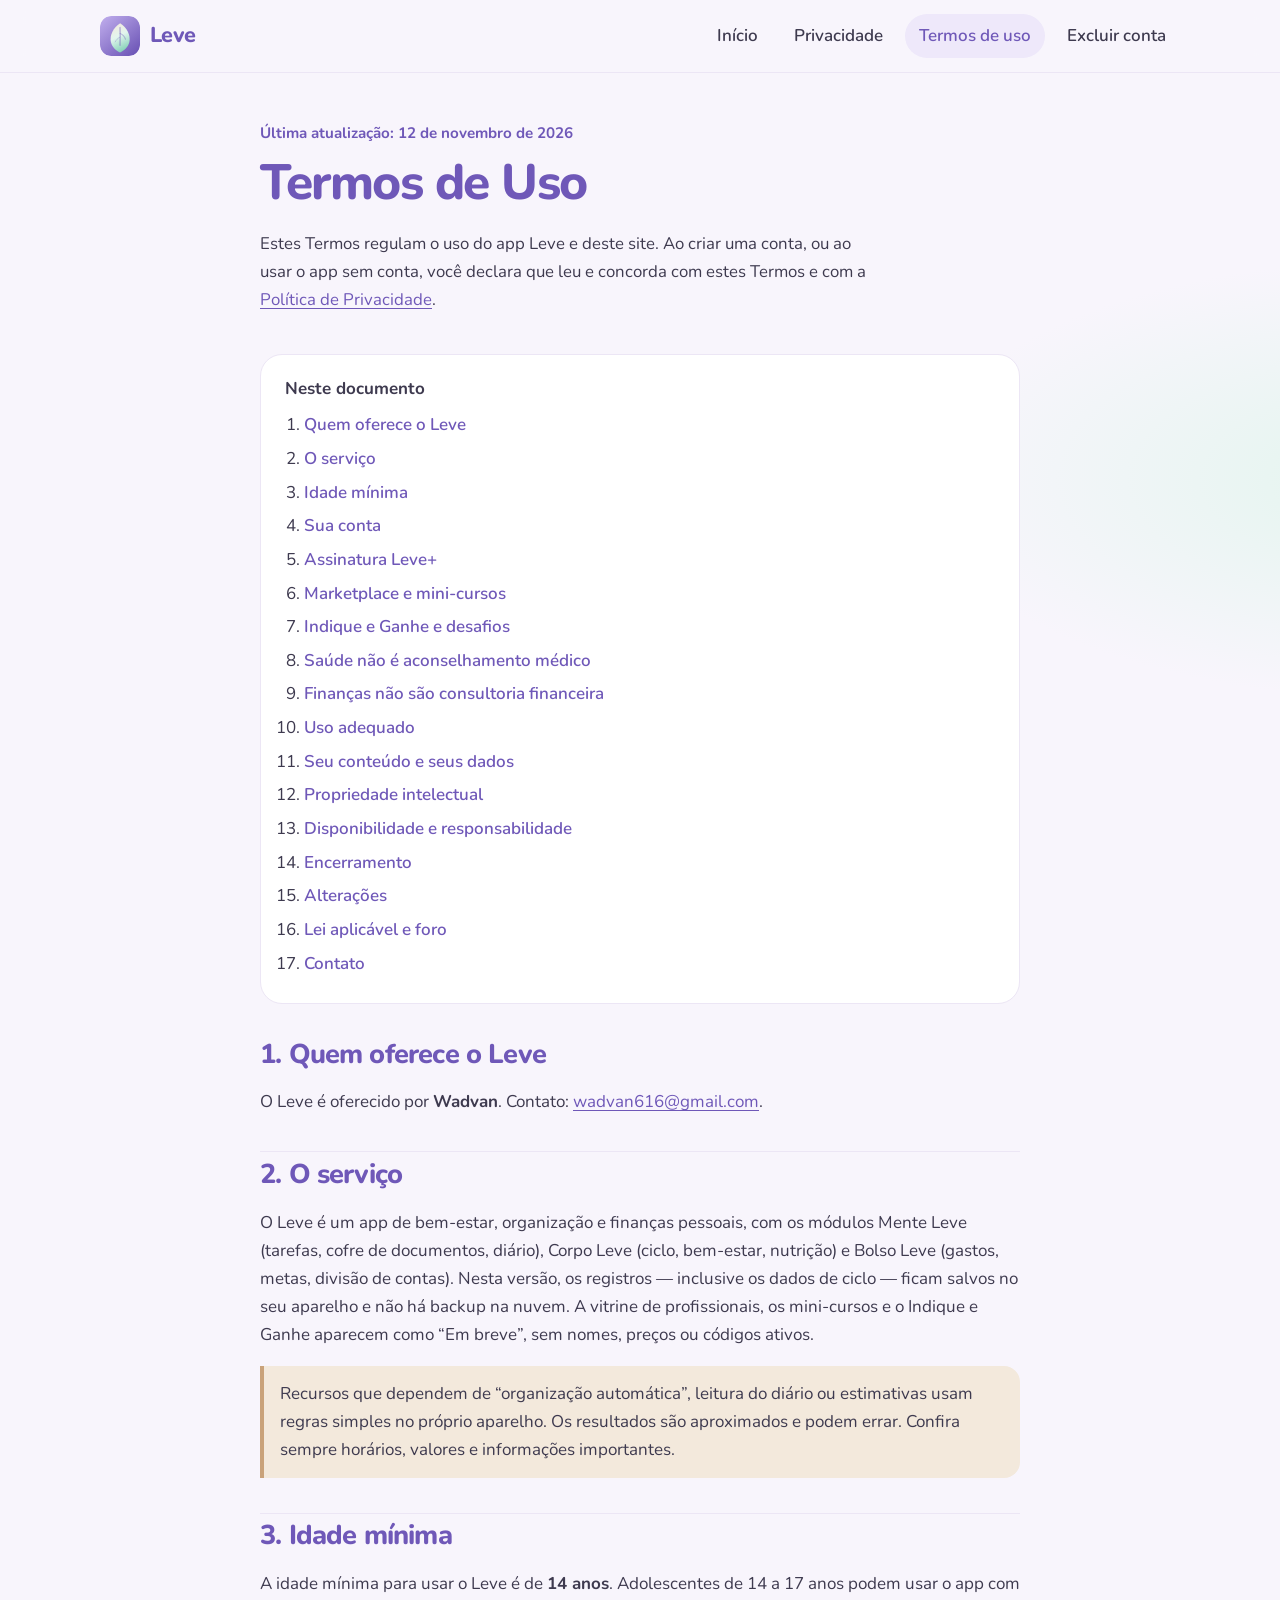
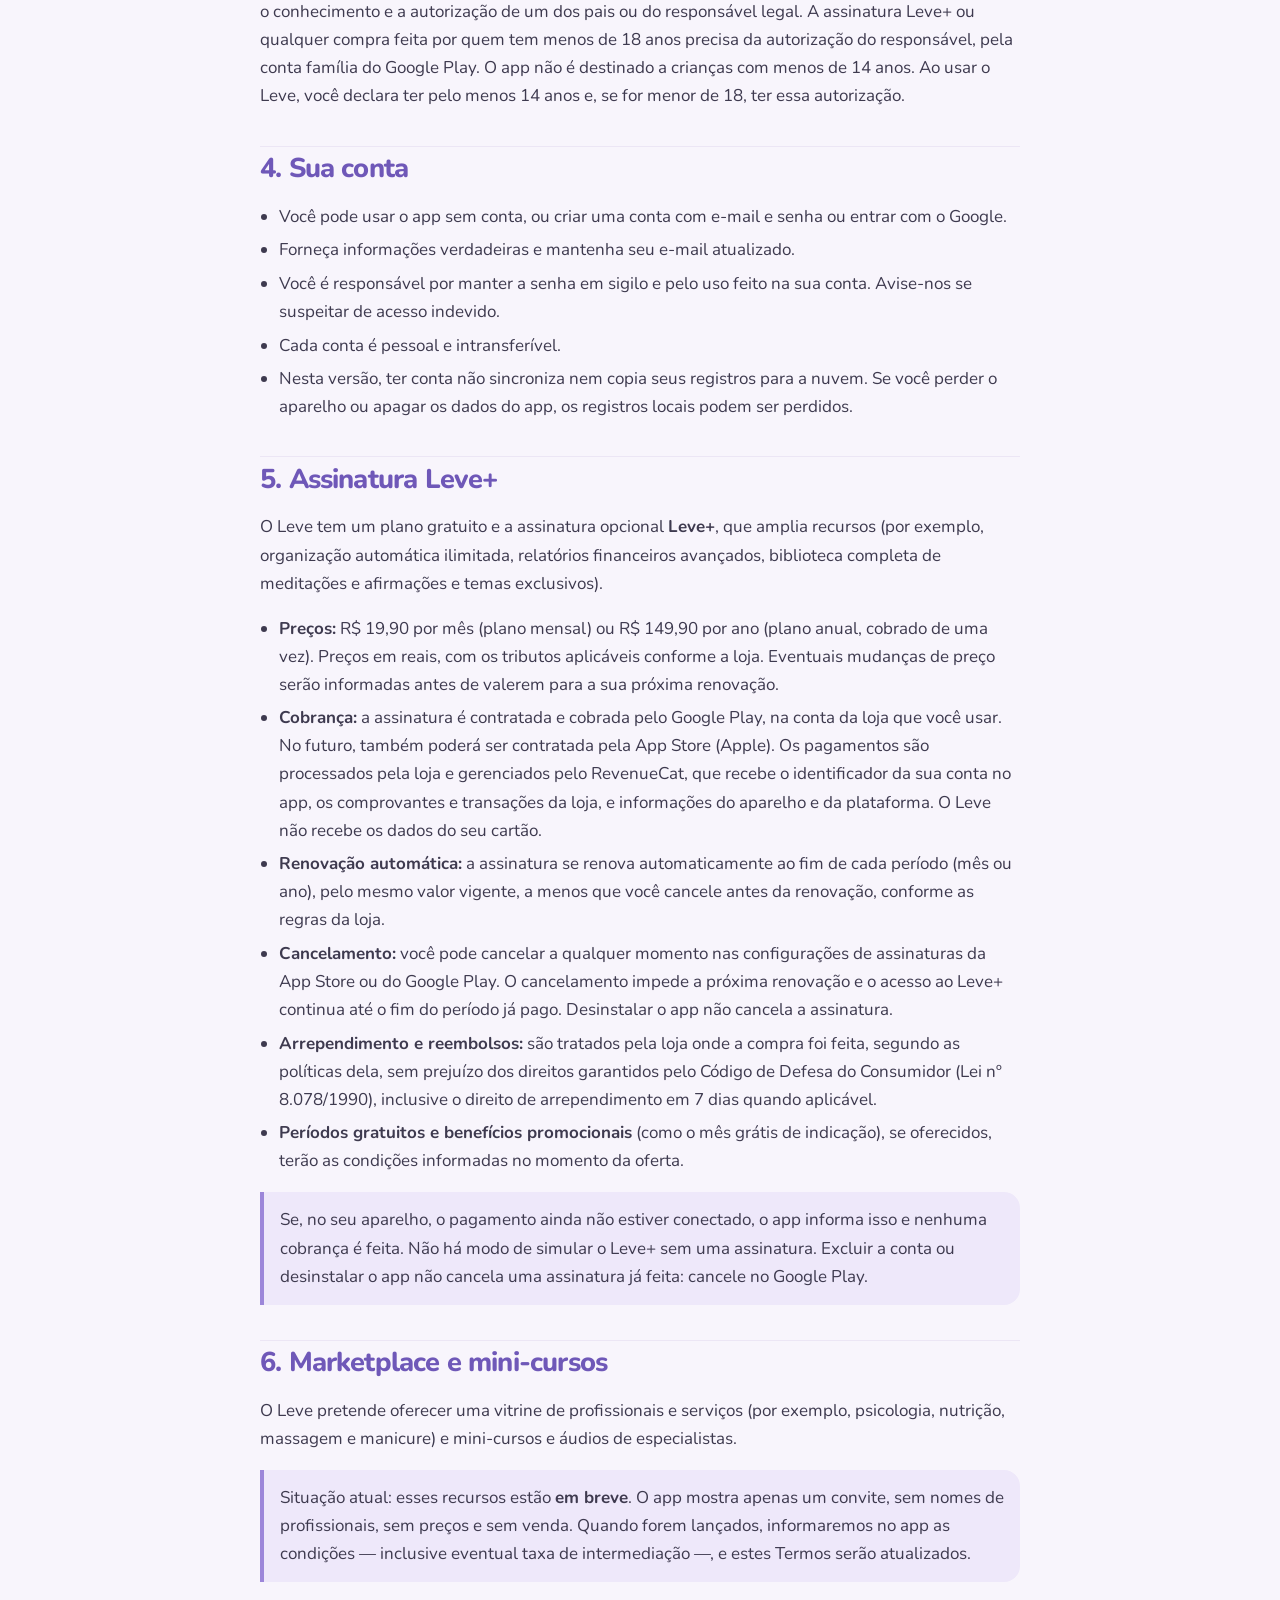
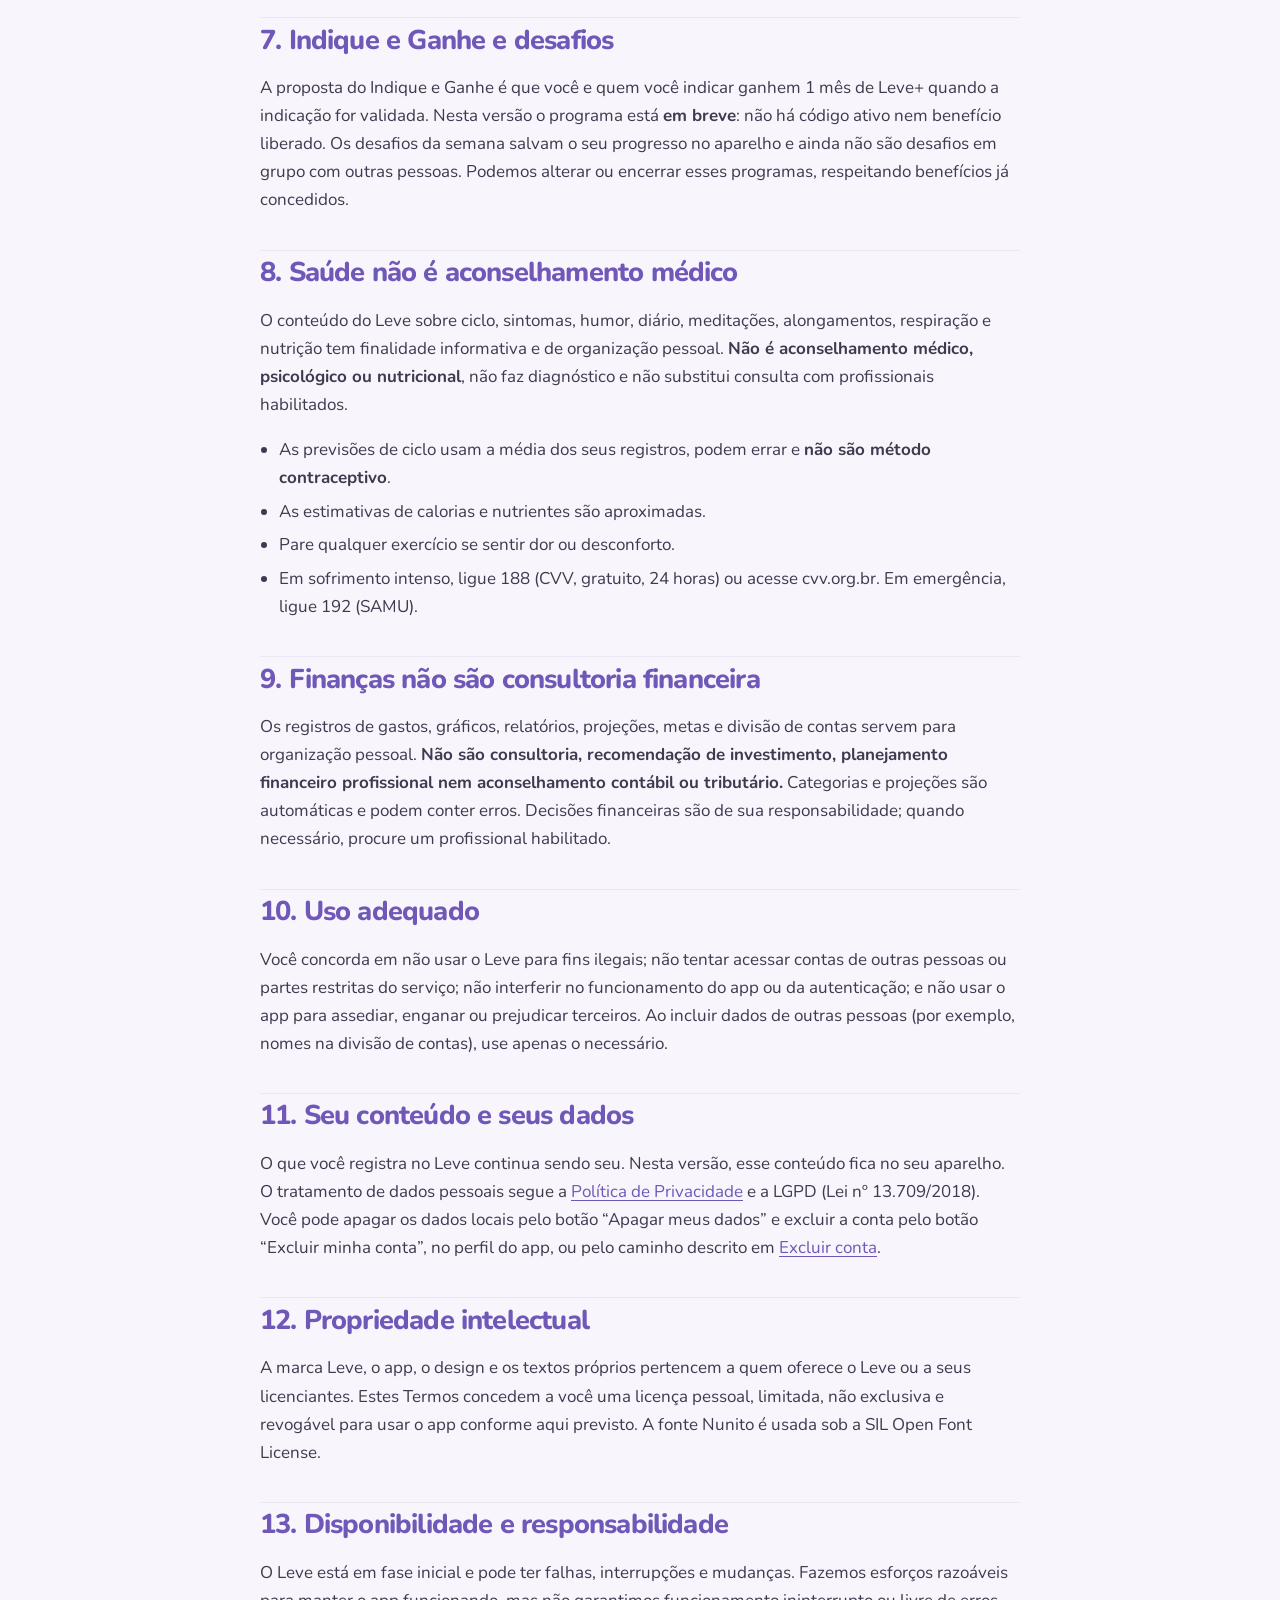
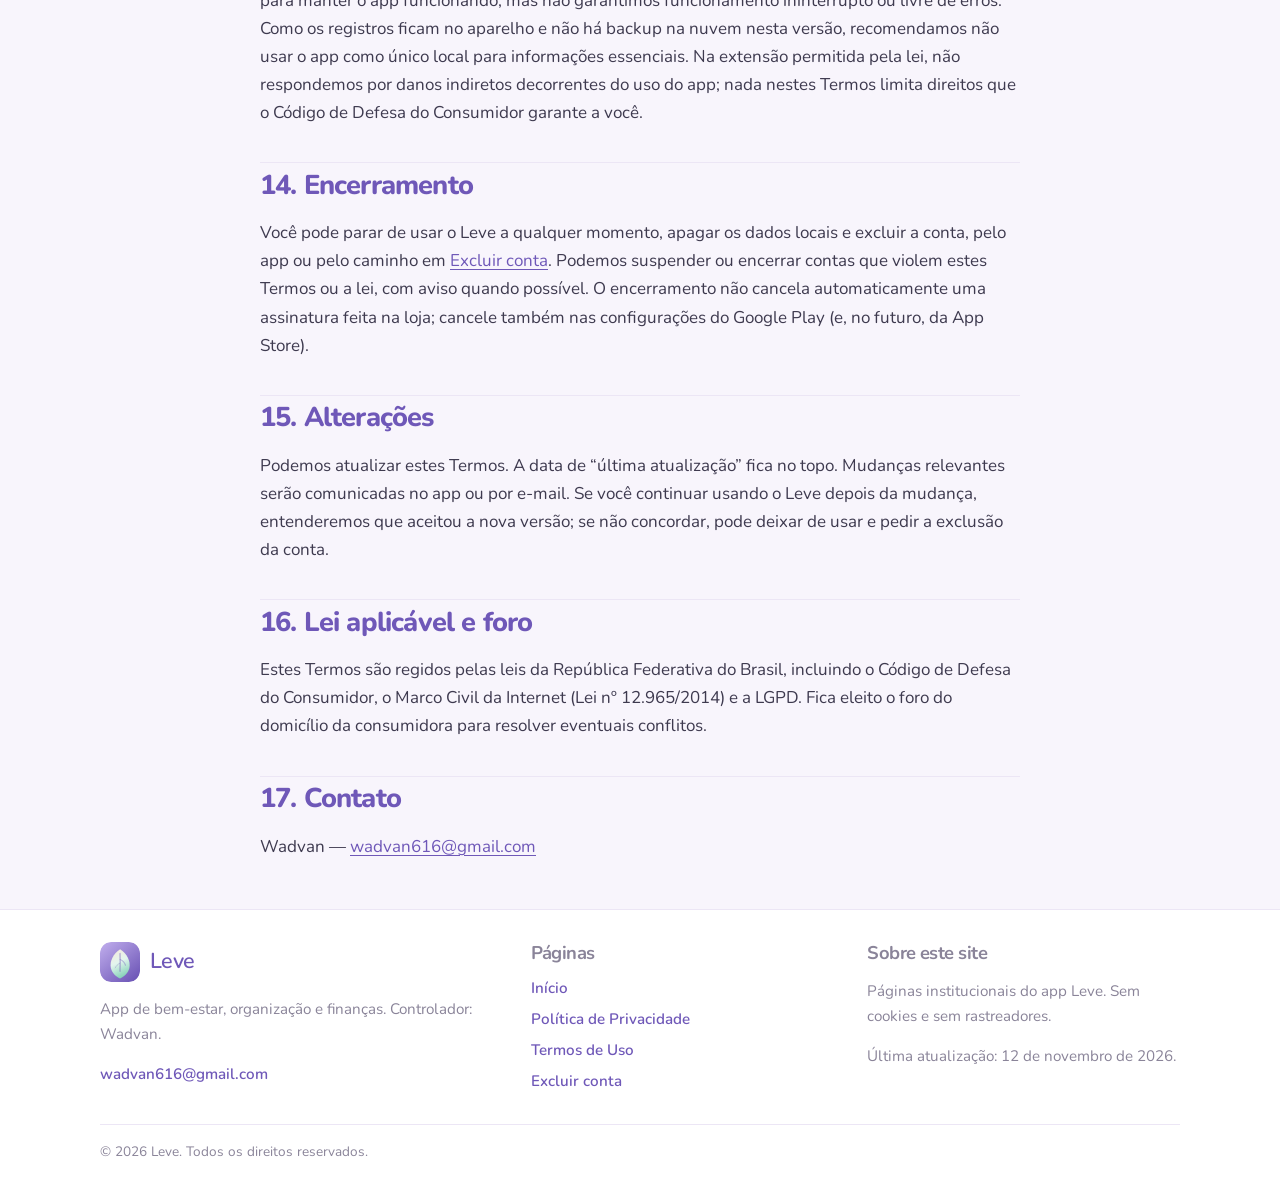
<file: termos.html>
<!DOCTYPE html>
<html lang="pt-BR">
<head>
  <meta charset="utf-8">
  <meta name="viewport" content="width=device-width, initial-scale=1">
  <meta name="description" content="Termos de Uso do app Leve: conta, assinatura Leve+, marketplace e limites de responsabilidade.">
  <meta name="theme-color" content="#9C86D9">
  <title>Termos de Uso — Leve</title>
  <link rel="icon" href="favicon-32.png" type="image/png" sizes="32x32">
  <link rel="icon" href="favicon-48.png" type="image/png" sizes="48x48">
  <link rel="apple-touch-icon" href="apple-touch-icon.png">
  <link rel="stylesheet" href="styles.css">
</head>
<body>
  <a class="skip" href="#conteudo">Ir para o conteúdo</a>
  <header class="site-header">
    <div class="wrap header-inner">
      <a class="brand" href="index.html">
        <img src="logo.svg" width="40" height="40" alt="">
        <span>Leve</span>
      </a>
      <input type="checkbox" id="nav-toggle" class="nav-toggle">
      <label for="nav-toggle" class="nav-button" aria-label="Abrir o menu">
        <span></span><span></span><span></span>
      </label>
      <nav class="site-nav" aria-label="Principal">
        <a href="index.html">Início</a>
        <a href="privacidade.html">Privacidade</a>
        <a href="termos.html" aria-current="page">Termos de uso</a>
        <a href="excluir-conta.html">Excluir conta</a>
      </nav>
    </div>
  </header>

  <main id="conteudo" class="legal">
    <div class="prose-wrap legal-hero">
      <p class="update">Última atualização: 12 de novembro de 2026</p>
      <h1>Termos de Uso</h1>
      <p class="lead">Estes Termos regulam o uso do app Leve e deste site. Ao criar uma conta, ou ao usar o app sem conta, você declara que leu e concorda com estes Termos e com a <a href="privacidade.html">Política de Privacidade</a>.</p>
    </div>
    <div class="prose-wrap">
      <nav class="toc" aria-label="Índice"><strong>Neste documento</strong><ol>
        <li><a href="#quem">Quem oferece o Leve</a></li>
        <li><a href="#servico">O serviço</a></li>
        <li><a href="#idade">Idade mínima</a></li>
        <li><a href="#conta">Sua conta</a></li>
        <li><a href="#plus">Assinatura Leve+</a></li>
        <li><a href="#marketplace">Marketplace e mini-cursos</a></li>
        <li><a href="#indique">Indique e Ganhe e desafios</a></li>
        <li><a href="#saude">Saúde não é aconselhamento médico</a></li>
        <li><a href="#financas">Finanças não são consultoria financeira</a></li>
        <li><a href="#uso">Uso adequado</a></li>
        <li><a href="#conteudo-usuaria">Seu conteúdo e seus dados</a></li>
        <li><a href="#propriedade">Propriedade intelectual</a></li>
        <li><a href="#disponibilidade">Disponibilidade e responsabilidade</a></li>
        <li><a href="#encerramento">Encerramento</a></li>
        <li><a href="#alteracoes">Alterações</a></li>
        <li><a href="#lei">Lei aplicável e foro</a></li>
        <li><a href="#contato">Contato</a></li>
      </ol></nav>

      <h2 id="quem">1. Quem oferece o Leve</h2>
      <p>O Leve é oferecido por <strong>Wadvan</strong>. Contato: <a href="mailto:wadvan616@gmail.com">wadvan616@gmail.com</a>.</p>

      <h2 id="servico">2. O serviço</h2>
      <p>O Leve é um app de bem-estar, organização e finanças pessoais, com os módulos Mente Leve (tarefas, cofre de documentos, diário), Corpo Leve (ciclo, bem-estar, nutrição) e Bolso Leve (gastos, metas, divisão de contas). Nesta versão, os registros — inclusive os dados de ciclo — ficam salvos no seu aparelho e não há backup na nuvem. A vitrine de profissionais, os mini-cursos e o Indique e Ganhe aparecem como “Em breve”, sem nomes, preços ou códigos ativos.</p>
      <div class="callout sand">Recursos que dependem de “organização automática”, leitura do diário ou estimativas usam regras simples no próprio aparelho. Os resultados são aproximados e podem errar. Confira sempre horários, valores e informações importantes.</div>

      <h2 id="idade">3. Idade mínima</h2>
      <p>A idade mínima para usar o Leve é de <strong>14 anos</strong>. Adolescentes de 14 a 17 anos podem usar o app com o conhecimento e a autorização de um dos pais ou do responsável legal. A assinatura Leve+ ou qualquer compra feita por quem tem menos de 18 anos precisa da autorização do responsável, pela conta família do Google Play. O app não é destinado a crianças com menos de 14 anos. Ao usar o Leve, você declara ter pelo menos 14 anos e, se for menor de 18, ter essa autorização.</p>

      <h2 id="conta">4. Sua conta</h2>
      <ul>
        <li>Você pode usar o app sem conta, ou criar uma conta com e-mail e senha ou entrar com o Google.</li>
        <li>Forneça informações verdadeiras e mantenha seu e-mail atualizado.</li>
        <li>Você é responsável por manter a senha em sigilo e pelo uso feito na sua conta. Avise-nos se suspeitar de acesso indevido.</li>
        <li>Cada conta é pessoal e intransferível.</li>
        <li>Nesta versão, ter conta não sincroniza nem copia seus registros para a nuvem. Se você perder o aparelho ou apagar os dados do app, os registros locais podem ser perdidos.</li>
      </ul>

      <h2 id="plus">5. Assinatura Leve+</h2>
      <p>O Leve tem um plano gratuito e a assinatura opcional <strong>Leve+</strong>, que amplia recursos (por exemplo, organização automática ilimitada, relatórios financeiros avançados, biblioteca completa de meditações e afirmações e temas exclusivos).</p>
      <ul>
        <li><strong>Preços:</strong> R$&nbsp;19,90 por mês (plano mensal) ou R$&nbsp;149,90 por ano (plano anual, cobrado de uma vez). Preços em reais, com os tributos aplicáveis conforme a loja. Eventuais mudanças de preço serão informadas antes de valerem para a sua próxima renovação.</li>
        <li><strong>Cobrança:</strong> a assinatura é contratada e cobrada pelo Google Play, na conta da loja que você usar. No futuro, também poderá ser contratada pela App Store (Apple). Os pagamentos são processados pela loja e gerenciados pelo RevenueCat, que recebe o identificador da sua conta no app, os comprovantes e transações da loja, e informações do aparelho e da plataforma. O Leve não recebe os dados do seu cartão.</li>
        <li><strong>Renovação automática:</strong> a assinatura se renova automaticamente ao fim de cada período (mês ou ano), pelo mesmo valor vigente, a menos que você cancele antes da renovação, conforme as regras da loja.</li>
        <li><strong>Cancelamento:</strong> você pode cancelar a qualquer momento nas configurações de assinaturas da App Store ou do Google Play. O cancelamento impede a próxima renovação e o acesso ao Leve+ continua até o fim do período já pago. Desinstalar o app não cancela a assinatura.</li>
        <li><strong>Arrependimento e reembolsos:</strong> são tratados pela loja onde a compra foi feita, segundo as políticas dela, sem prejuízo dos direitos garantidos pelo Código de Defesa do Consumidor (Lei nº 8.078/1990), inclusive o direito de arrependimento em 7 dias quando aplicável.</li>
        <li><strong>Períodos gratuitos e benefícios promocionais</strong> (como o mês grátis de indicação), se oferecidos, terão as condições informadas no momento da oferta.</li>
      </ul>
      <div class="callout">Se, no seu aparelho, o pagamento ainda não estiver conectado, o app informa isso e nenhuma cobrança é feita. Não há modo de simular o Leve+ sem uma assinatura. Excluir a conta ou desinstalar o app não cancela uma assinatura já feita: cancele no Google Play.</div>

      <h2 id="marketplace">6. Marketplace e mini-cursos</h2>
      <p>O Leve pretende oferecer uma vitrine de profissionais e serviços (por exemplo, psicologia, nutrição, massagem e manicure) e mini-cursos e áudios de especialistas.</p>
      <div class="callout">Situação atual: esses recursos estão <strong>em breve</strong>. O app mostra apenas um convite, sem nomes de profissionais, sem preços e sem venda. Quando forem lançados, informaremos no app as condições — inclusive eventual taxa de intermediação —, e estes Termos serão atualizados.</div>

      <h2 id="indique">7. Indique e Ganhe e desafios</h2>
      <p>A proposta do Indique e Ganhe é que você e quem você indicar ganhem 1 mês de Leve+ quando a indicação for validada. Nesta versão o programa está <strong>em breve</strong>: não há código ativo nem benefício liberado. Os desafios da semana salvam o seu progresso no aparelho e ainda não são desafios em grupo com outras pessoas. Podemos alterar ou encerrar esses programas, respeitando benefícios já concedidos.</p>

      <h2 id="saude">8. Saúde não é aconselhamento médico</h2>
      <p>O conteúdo do Leve sobre ciclo, sintomas, humor, diário, meditações, alongamentos, respiração e nutrição tem finalidade informativa e de organização pessoal. <strong>Não é aconselhamento médico, psicológico ou nutricional</strong>, não faz diagnóstico e não substitui consulta com profissionais habilitados.</p>
      <ul>
        <li>As previsões de ciclo usam a média dos seus registros, podem errar e <strong>não são método contraceptivo</strong>.</li>
        <li>As estimativas de calorias e nutrientes são aproximadas.</li>
        <li>Pare qualquer exercício se sentir dor ou desconforto.</li>
        <li>Em sofrimento intenso, ligue 188 (CVV, gratuito, 24 horas) ou acesse cvv.org.br. Em emergência, ligue 192 (SAMU).</li>
      </ul>

      <h2 id="financas">9. Finanças não são consultoria financeira</h2>
      <p>Os registros de gastos, gráficos, relatórios, projeções, metas e divisão de contas servem para organização pessoal. <strong>Não são consultoria, recomendação de investimento, planejamento financeiro profissional nem aconselhamento contábil ou tributário.</strong> Categorias e projeções são automáticas e podem conter erros. Decisões financeiras são de sua responsabilidade; quando necessário, procure um profissional habilitado.</p>

      <h2 id="uso">10. Uso adequado</h2>
      <p>Você concorda em não usar o Leve para fins ilegais; não tentar acessar contas de outras pessoas ou partes restritas do serviço; não interferir no funcionamento do app ou da autenticação; e não usar o app para assediar, enganar ou prejudicar terceiros. Ao incluir dados de outras pessoas (por exemplo, nomes na divisão de contas), use apenas o necessário.</p>

      <h2 id="conteudo-usuaria">11. Seu conteúdo e seus dados</h2>
      <p>O que você registra no Leve continua sendo seu. Nesta versão, esse conteúdo fica no seu aparelho. O tratamento de dados pessoais segue a <a href="privacidade.html">Política de Privacidade</a> e a LGPD (Lei nº 13.709/2018). Você pode apagar os dados locais pelo botão “Apagar meus dados” e excluir a conta pelo botão “Excluir minha conta”, no perfil do app, ou pelo caminho descrito em <a href="excluir-conta.html">Excluir conta</a>.</p>

      <h2 id="propriedade">12. Propriedade intelectual</h2>
      <p>A marca Leve, o app, o design e os textos próprios pertencem a quem oferece o Leve ou a seus licenciantes. Estes Termos concedem a você uma licença pessoal, limitada, não exclusiva e revogável para usar o app conforme aqui previsto. A fonte Nunito é usada sob a SIL Open Font License.</p>

      <h2 id="disponibilidade">13. Disponibilidade e responsabilidade</h2>
      <p>O Leve está em fase inicial e pode ter falhas, interrupções e mudanças. Fazemos esforços razoáveis para manter o app funcionando, mas não garantimos funcionamento ininterrupto ou livre de erros. Como os registros ficam no aparelho e não há backup na nuvem nesta versão, recomendamos não usar o app como único local para informações essenciais. Na extensão permitida pela lei, não respondemos por danos indiretos decorrentes do uso do app; nada nestes Termos limita direitos que o Código de Defesa do Consumidor garante a você.</p>

      <h2 id="encerramento">14. Encerramento</h2>
      <p>Você pode parar de usar o Leve a qualquer momento, apagar os dados locais e excluir a conta, pelo app ou pelo caminho em <a href="excluir-conta.html">Excluir conta</a>. Podemos suspender ou encerrar contas que violem estes Termos ou a lei, com aviso quando possível. O encerramento não cancela automaticamente uma assinatura feita na loja; cancele também nas configurações do Google Play (e, no futuro, da App Store).</p>

      <h2 id="alteracoes">15. Alterações</h2>
      <p>Podemos atualizar estes Termos. A data de “última atualização” fica no topo. Mudanças relevantes serão comunicadas no app ou por e-mail. Se você continuar usando o Leve depois da mudança, entenderemos que aceitou a nova versão; se não concordar, pode deixar de usar e pedir a exclusão da conta.</p>

      <h2 id="lei">16. Lei aplicável e foro</h2>
      <p>Estes Termos são regidos pelas leis da República Federativa do Brasil, incluindo o Código de Defesa do Consumidor, o Marco Civil da Internet (Lei nº 12.965/2014) e a LGPD. Fica eleito o foro do domicílio da consumidora para resolver eventuais conflitos.</p>

      <h2 id="contato">17. Contato</h2>
      <p>Wadvan — <a href="mailto:wadvan616@gmail.com">wadvan616@gmail.com</a></p>
    </div>
  </main>

  <footer class="site-footer">
    <div class="wrap footer-grid">
      <div>
        <a class="brand" href="index.html">
          <img src="logo.svg" width="40" height="40" alt="">
          <span>Leve</span>
        </a>
        <p>App de bem-estar, organização e finanças. Controlador: Wadvan.</p>
        <p><a href="mailto:wadvan616@gmail.com">wadvan616@gmail.com</a></p>
      </div>
      <div>
        <h3>Páginas</h3>
        <ul>
          <li><a href="index.html">Início</a></li>
          <li><a href="privacidade.html">Política de Privacidade</a></li>
          <li><a href="termos.html">Termos de Uso</a></li>
          <li><a href="excluir-conta.html">Excluir conta</a></li>
        </ul>
      </div>
      <div>
        <h3>Sobre este site</h3>
        <p>Páginas institucionais do app Leve. Sem cookies e sem rastreadores.</p>
        <p>Última atualização: 12 de novembro de 2026.</p>
      </div>
    </div>
    <div class="wrap fineprint">© 2026 Leve. Todos os direitos reservados.</div>
  </footer>
</body>
</html>
</file>
<file: styles.css>
@font-face {
  font-family: Nunito;
  src: url("Nunito-400.woff") format("woff");
  font-weight: 400;
  font-style: normal;
  font-display: swap;
}
@font-face {
  font-family: Nunito;
  src: url("Nunito-600.woff") format("woff");
  font-weight: 600;
  font-style: normal;
  font-display: swap;
}
@font-face {
  font-family: Nunito;
  src: url("Nunito-700.woff") format("woff");
  font-weight: 700;
  font-style: normal;
  font-display: swap;
}
@font-face {
  font-family: Nunito;
  src: url("Nunito-800.woff") format("woff");
  font-weight: 800;
  font-style: normal;
  font-display: swap;
}

:root {
  --primary: #9c86d9;
  --primary-dark: #6f58b8;
  --primary-soft: #eee8fa;
  --accent: #7fcfb4;
  --accent-soft: #e3f5ee;
  --sand: #f3e9dc;
  --sand-deep: #e8d7c0;
  --bg: #f8f5fc;
  --card: #ffffff;
  --text: #3e3a4f;
  --muted: #8a8499;
  --border: #ece6f5;
  --late: #e0524f;
  --radius: 22px;
  --radius-sm: 16px;
  --shadow: 0 10px 30px rgba(111, 88, 184, 0.08);
  --max: 1080px;
  --prose: 760px;
}

* { box-sizing: border-box; }
html { scroll-behavior: smooth; }
body {
  margin: 0;
  font-family: Nunito, "Segoe UI", sans-serif;
  color: var(--text);
  background:
    radial-gradient(1200px 500px at 10% -10%, #eee8fa 0%, transparent 60%),
    radial-gradient(900px 400px at 110% 8%, #e3f5ee 0%, transparent 55%),
    var(--bg);
  line-height: 1.65;
  font-size: 17px;
  min-height: 100vh;
}
img { max-width: 100%; height: auto; border: 0; }
a { color: var(--primary-dark); text-decoration-thickness: 1px; text-underline-offset: 3px; }
a:hover { color: #5a4499; }
.skip {
  position: absolute;
  left: 12px;
  top: -80px;
  background: var(--primary-dark);
  color: #fff;
  padding: 8px 14px;
  border-radius: 10px;
  z-index: 100;
}
.skip:focus { top: 12px; }

.wrap {
  width: min(var(--max), calc(100% - 40px));
  margin: 0 auto;
}
.prose-wrap { width: min(var(--prose), calc(100% - 40px)); margin: 0 auto; }

.site-header {
  position: sticky;
  top: 0;
  z-index: 20;
  background: rgba(248, 245, 252, 0.9);
  backdrop-filter: blur(12px);
  border-bottom: 1px solid var(--border);
}
.header-inner {
  display: flex;
  align-items: center;
  justify-content: space-between;
  gap: 16px;
  min-height: 72px;
  position: relative;
}
.brand {
  display: flex;
  align-items: center;
  gap: 10px;
  text-decoration: none;
  color: var(--primary-dark);
  font-weight: 800;
  font-size: 1.35rem;
  letter-spacing: -0.03em;
}
.brand img { width: 40px; height: 40px; border-radius: 11px; }
.nav-toggle { position: absolute; width: 1px; height: 1px; overflow: hidden; clip: rect(0,0,0,0); }
.nav-button {
  display: none;
  width: 44px;
  height: 44px;
  border-radius: 14px;
  border: 1px solid var(--border);
  background: #fff;
  cursor: pointer;
  align-items: center;
  justify-content: center;
  flex-direction: column;
  gap: 5px;
}
.nav-button span {
  display: block;
  width: 18px;
  height: 2px;
  background: var(--primary-dark);
  border-radius: 2px;
}
.site-nav { display: flex; gap: 8px; flex-wrap: wrap; }
.site-nav a {
  text-decoration: none;
  color: var(--text);
  font-weight: 600;
  padding: 8px 14px;
  border-radius: 999px;
}
.site-nav a:hover,
.site-nav a[aria-current="page"] {
  background: var(--primary-soft);
  color: var(--primary-dark);
}

.hero {
  padding: 72px 0 40px;
  display: grid;
  grid-template-columns: 1.15fr 0.85fr;
  gap: 48px;
  align-items: center;
}
.eyebrow {
  display: inline-block;
  background: var(--accent-soft);
  color: #2f7a64;
  font-weight: 700;
  font-size: 0.85rem;
  padding: 6px 12px;
  border-radius: 999px;
  margin-bottom: 14px;
}
h1, h2, h3 { line-height: 1.2; letter-spacing: -0.03em; margin: 0 0 12px; }
h1 { font-size: clamp(2rem, 4vw, 3.1rem); font-weight: 800; color: var(--primary-dark); }
h2 { font-size: 1.7rem; font-weight: 800; color: var(--primary-dark); }
h3 { font-size: 1.15rem; font-weight: 700; }
.lead { font-size: 1.15rem; color: var(--text); max-width: 38rem; }
.muted { color: var(--muted); }
.actions { display: flex; flex-wrap: wrap; gap: 12px; margin-top: 28px; }
.btn {
  display: inline-flex;
  align-items: center;
  justify-content: center;
  gap: 8px;
  padding: 12px 20px;
  border-radius: 16px;
  font-weight: 700;
  text-decoration: none;
  border: 2px solid transparent;
}
.btn-primary { background: var(--primary-dark); color: #fff; }
.btn-primary:hover { background: #5a4499; color: #fff; }
.btn-ghost { background: #fff; color: var(--primary-dark); border-color: var(--border); }
.btn-ghost:hover { background: var(--primary-soft); color: var(--primary-dark); }

.hero-card {
  background: #fff;
  border: 1px solid var(--border);
  border-radius: 28px;
  box-shadow: var(--shadow);
  padding: 22px;
}
.palette {
  display: flex;
  gap: 8px;
  margin-bottom: 16px;
}
.swatch {
  width: 28px; height: 28px; border-radius: 50%;
  border: 2px solid #fff;
  box-shadow: 0 0 0 1px var(--border);
}
.mini-list { list-style: none; margin: 0; padding: 0; display: grid; gap: 10px; }
.mini-list li {
  display: flex;
  gap: 10px;
  align-items: flex-start;
  padding: 10px 12px;
  border-radius: 16px;
  background: var(--bg);
}
.dot {
  width: 10px; height: 10px; border-radius: 50%; margin-top: 8px; flex: 0 0 auto;
}

.section { padding: 28px 0 12px; }
.section-head { margin-bottom: 22px; max-width: 40rem; }
.grid-3, .grid-2 { display: grid; gap: 18px; }
.grid-3 { grid-template-columns: repeat(3, 1fr); }
.grid-2 { grid-template-columns: repeat(2, 1fr); }
.card {
  background: var(--card);
  border: 1px solid var(--border);
  border-radius: var(--radius);
  padding: 22px;
  box-shadow: 0 6px 18px rgba(111, 88, 184, 0.05);
}
.card.mente { background: linear-gradient(180deg, #f6f2fc 0%, #fff 42%); }
.card.corpo { background: linear-gradient(180deg, #eef8f4 0%, #fff 42%); }
.card.bolso { background: linear-gradient(180deg, #f8f1e8 0%, #fff 42%); }
.icon-pill {
  width: 44px; height: 44px; border-radius: 16px;
  display: grid; place-items: center;
  margin-bottom: 12px;
  font-size: 1.25rem;
}
.card ul { margin: 8px 0 0; padding-left: 1.15rem; }
.card li { margin: 4px 0; }

.plus {
  margin: 36px 0;
  background: linear-gradient(135deg, #6f58b8 0%, #9c86d9 55%, #7fcfb4 140%);
  color: #fff;
  border-radius: 28px;
  padding: 36px;
}
.plus h2, .plus p { color: #fff; }
.plus p { opacity: 0.95; }
.plans { display: grid; grid-template-columns: 1fr 1fr; gap: 16px; margin-top: 22px; }
.plan {
  background: rgba(255,255,255,0.16);
  border: 2px solid rgba(255,255,255,0.35);
  border-radius: 22px;
  padding: 18px 20px;
}
.plan strong { display: block; font-size: 1.8rem; font-weight: 800; letter-spacing: -0.03em; }
.note {
  background: var(--sand);
  border-radius: var(--radius);
  padding: 18px 20px;
  margin: 20px 0 8px;
  color: #5c4a32;
}
.trust { display: grid; grid-template-columns: repeat(3, 1fr); gap: 16px; margin: 12px 0 36px; }

.legal-hero { padding: 48px 0 16px; }
.legal-hero .lead { font-size: 1.05rem; }
.update {
  font-weight: 700;
  color: var(--primary-dark);
  margin: 0 0 8px;
  font-size: 0.95rem;
}
.toc {
  background: #fff;
  border: 1px solid var(--border);
  border-radius: var(--radius);
  padding: 20px 24px;
  margin: 8px 0 28px;
}
.toc ol { margin: 8px 0 0; padding-left: 1.3rem; }
.toc a { text-decoration: none; font-weight: 600; }
.legal h2 {
  margin-top: 2.2rem;
  padding-top: 0.4rem;
  border-top: 1px solid var(--border);
}
.legal h2:first-of-type { border-top: 0; margin-top: 0.4rem; }
.legal p, .legal li { overflow-wrap: anywhere; }
.legal ul, .legal ol { padding-left: 1.2rem; }
.legal li { margin: 0.35rem 0; }
.callout {
  background: var(--primary-soft);
  border-left: 4px solid var(--primary);
  border-radius: 0 16px 16px 0;
  padding: 14px 16px;
  margin: 16px 0;
}
.callout.sand { background: var(--sand); border-left-color: #c9a27a; }
.callout.mint { background: var(--accent-soft); border-left-color: var(--accent); }

.site-footer {
  margin-top: 48px;
  background: #fff;
  border-top: 1px solid var(--border);
  padding: 32px 0 28px;
  color: var(--muted);
  font-size: 0.95rem;
}
.footer-grid {
  display: grid;
  grid-template-columns: 1.3fr 1fr 1fr;
  gap: 24px;
}
.site-footer .brand { margin-bottom: 8px; }
.site-footer a { color: var(--primary-dark); text-decoration: none; font-weight: 600; }
.site-footer ul { list-style: none; margin: 0; padding: 0; display: grid; gap: 6px; }
.fineprint { margin-top: 22px; padding-top: 16px; border-top: 1px solid var(--border); font-size: 0.85rem; }

@media (max-width: 860px) {
  .hero, .grid-3, .grid-2, .plans, .trust, .footer-grid { grid-template-columns: 1fr; }
  .hero { padding-top: 36px; gap: 28px; }
  .nav-button { display: inline-flex; }
  .site-nav {
    display: none;
    position: absolute;
    top: calc(100% + 8px);
    right: 0;
    left: auto;
    background: #fff;
    border: 1px solid var(--border);
    border-radius: 18px;
    box-shadow: var(--shadow);
    padding: 10px;
    flex-direction: column;
    min-width: 220px;
  }
  .nav-toggle:checked ~ .site-nav,
  .nav-toggle:focus ~ .site-nav { display: flex; }
  .plus { padding: 24px; }
  .wrap, .prose-wrap { width: min(var(--max), calc(100% - 28px)); }
}
</file>
